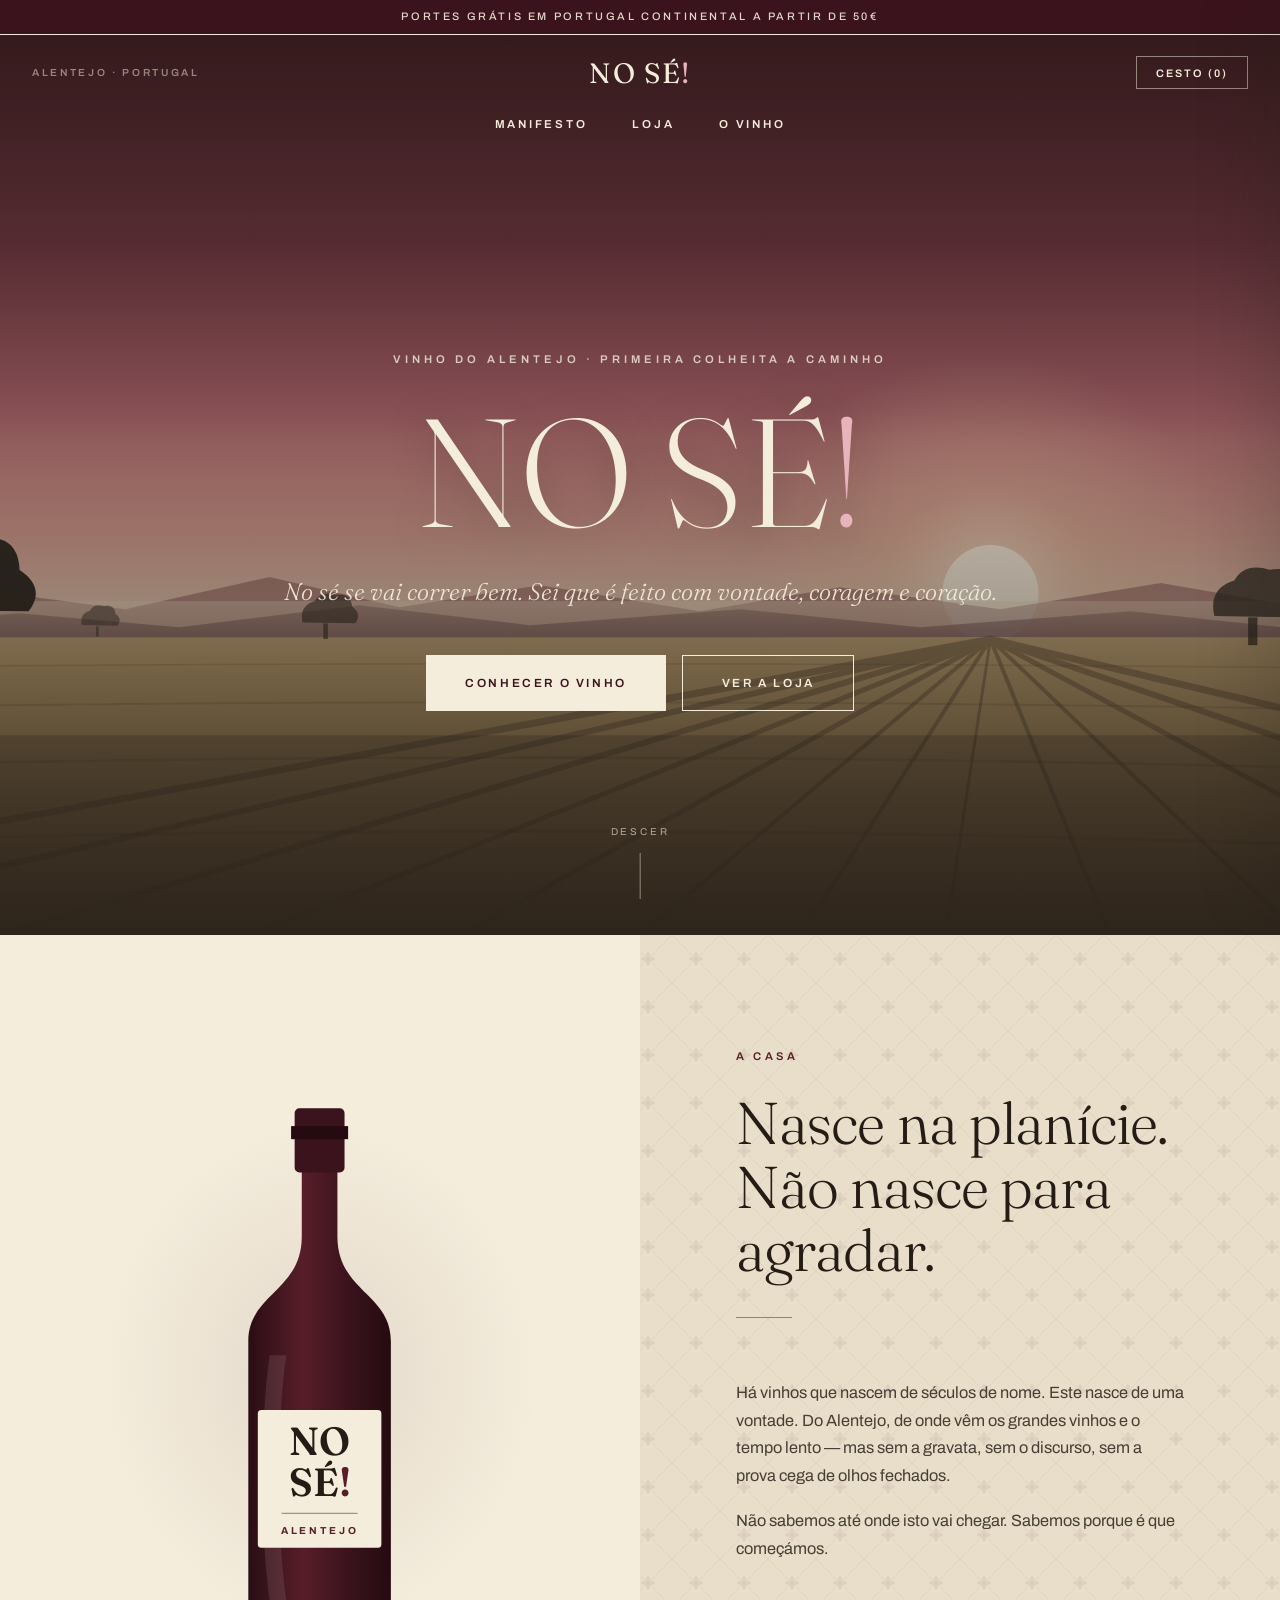
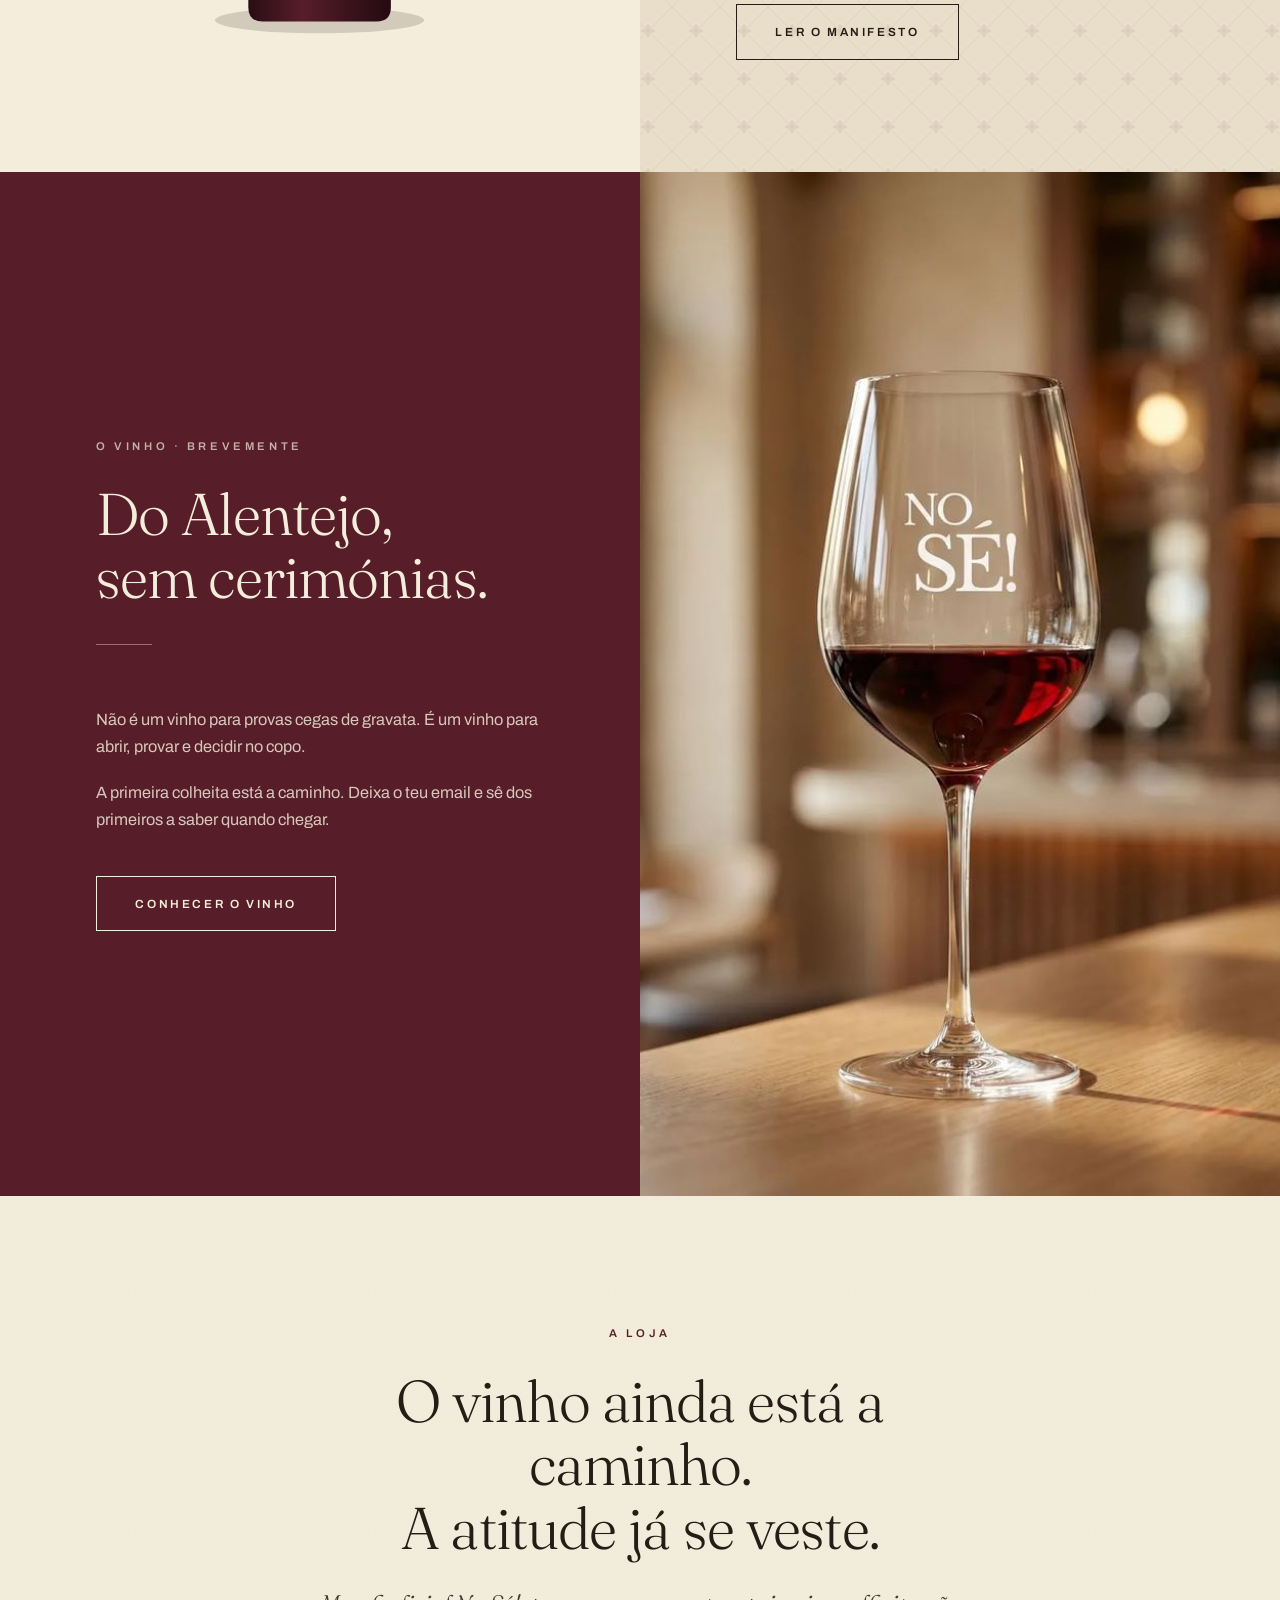
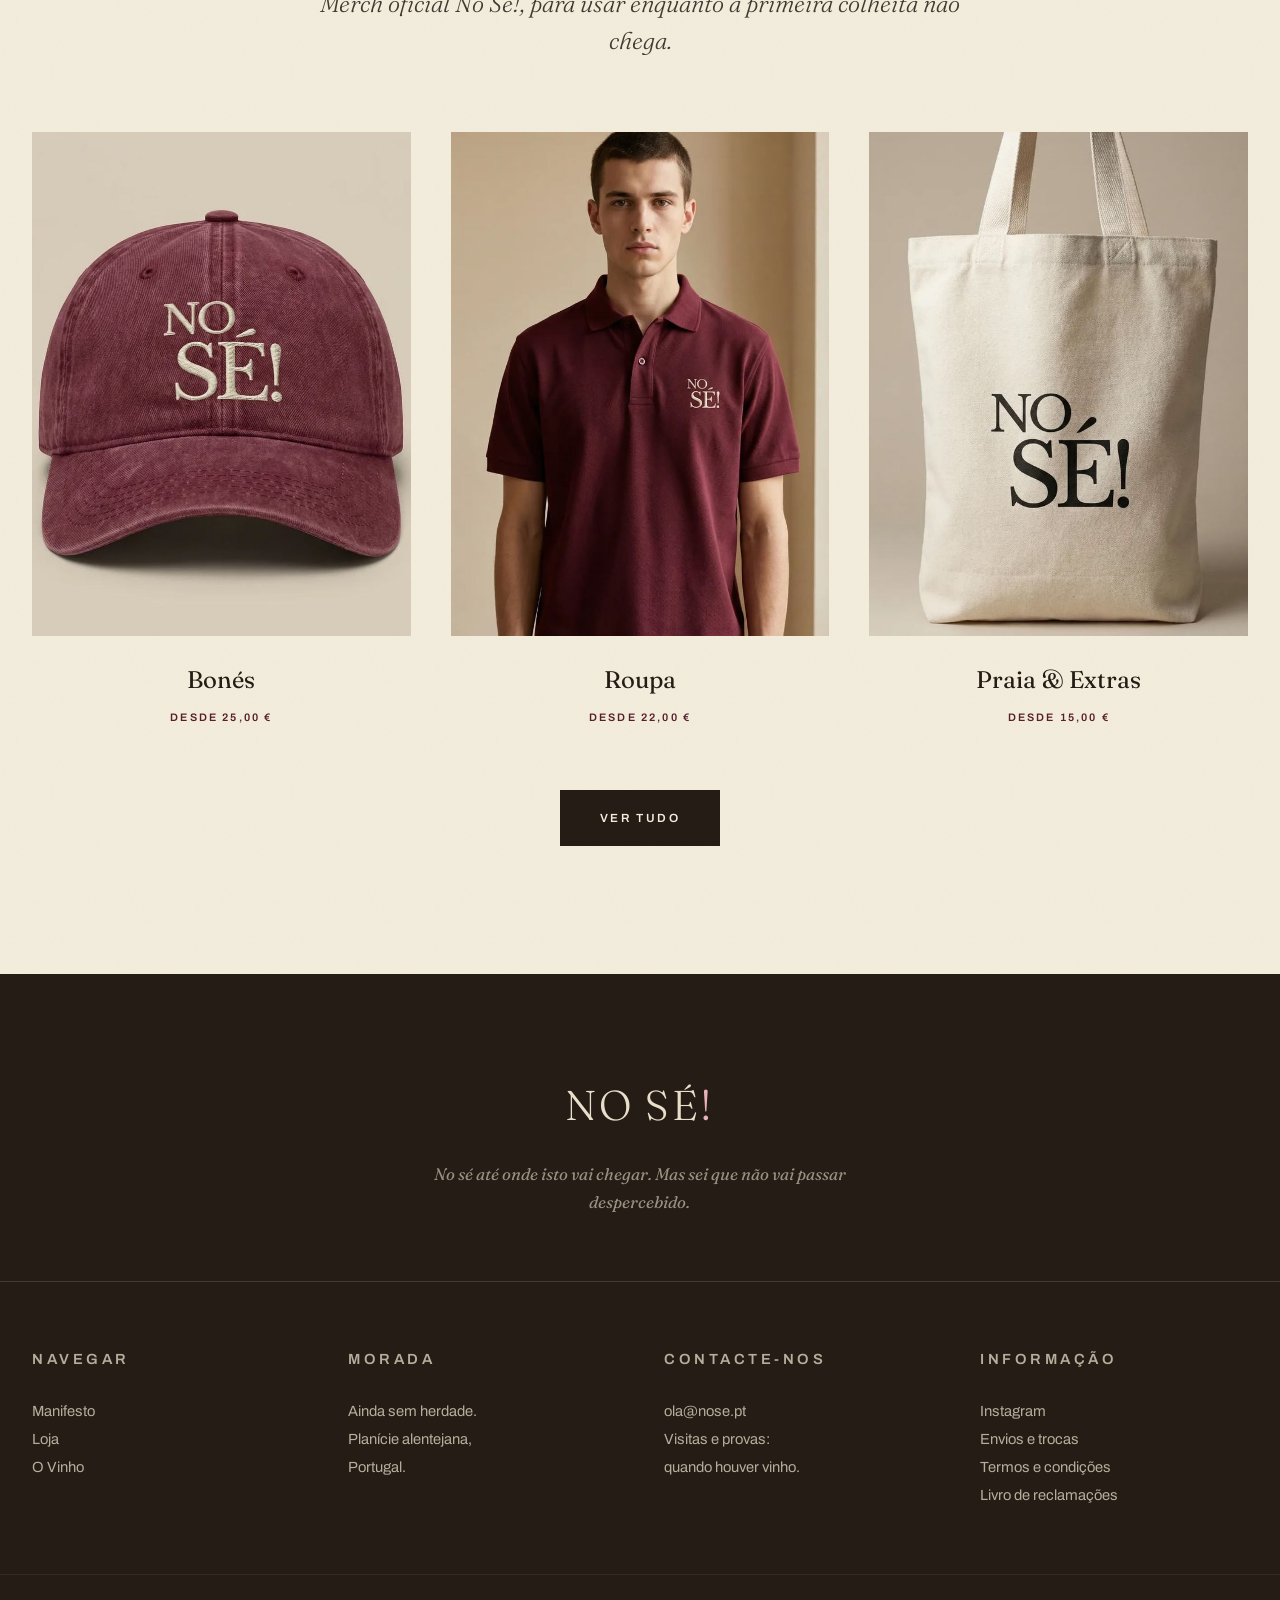
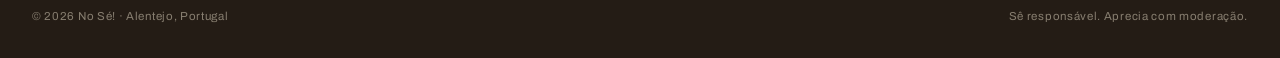
<file: index.html>
<!DOCTYPE html>
<html lang="pt-PT">
<head>
<meta charset="UTF-8">
<meta name="viewport" content="width=device-width, initial-scale=1.0">
<title>NO SÉ! · Vinho do Alentejo, sem cerimónias</title>
<meta name="description" content="No Sé! é um vinho do Alentejo que nasce para marcar posição. A primeira colheita está a caminho. O merch já cá está.">
<link rel="preconnect" href="https://fonts.googleapis.com">
<link rel="preconnect" href="https://fonts.gstatic.com" crossorigin>
<link href="https://fonts.googleapis.com/css2?family=Fraunces:ital,opsz,wght@0,9..144,300..800;1,9..144,300..800&family=Archivo:wght@400;500;600;700&display=swap" rel="stylesheet">
<link rel="icon" type="image/svg+xml" href="assets/favicon.svg">
<link rel="stylesheet" href="assets/nose.css">
</head>
<body>

<div class="announce">
  <span class="msg msg--1">Portes grátis em Portugal continental a partir de 50&euro;</span>
  <span class="msg msg--2">Entregas em 48h 🚚📦</span>
</div>

<header>
  <div class="header-in">
    <span class="header-l">Alentejo · Portugal</span>
    <a class="logo" href="index.html">NO SÉ<span class="bang">!</span></a>
    <span class="header-r">
      <button class="cart-btn" onclick="toggleCart()">Cesto (<span id="cart-count">0</span>)</button>
    </span>
  </div>
  <nav class="main">
    <a href="manifesto.html">Manifesto</a>
    <a href="loja.html">Loja</a>
    <a href="vinho.html">O Vinho</a>
  </nav>
</header>

<main>

<!-- HERO: a planície, em imagem inteira -->
<section class="hero" id="top">
  <img class="hero-bg" src="assets/img/planicie.svg" alt="A planície alentejana ao entardecer, com renques de vinha e sobreiros ao longe">
  <div class="hero-scrim"></div>
  <div class="hero-in">
    <p class="hero-eyebrow">Vinho do Alentejo · Primeira colheita a caminho</p>
    <h1 class="wordmark">NO SÉ<span class="bang">!</span></h1>
    <p class="hero-sub">No sé se vai correr bem. Sei que é feito com vontade, coragem e coração.</p>
    <div class="hero-ctas">
      <a class="btn btn-claro-solid" href="vinho.html">Conhecer o vinho</a>
      <a class="btn btn-claro" href="loja.html">Ver a loja</a>
    </div>
  </div>
  <div class="hero-cue">Descer<span></span></div>
</section>

<!-- A CASA -->
<section class="band areia" id="casa">
  <div class="band-media garrafa">
    <svg class="bottle" viewBox="0 0 400 500" role="img" aria-labelledby="btl-title">
      <title id="btl-title">Garrafa No Sé! — primeira colheita a caminho</title>
      <defs>
        <linearGradient id="vidro" x1="0" y1="0" x2="1" y2="0">
          <stop offset="0" stop-color="#2A0D14"/>
          <stop offset=".38" stop-color="#571E29"/>
          <stop offset=".70" stop-color="#3B131C"/>
          <stop offset="1" stop-color="#250B11"/>
        </linearGradient>
        <radialGradient id="halo" cx=".5" cy=".5" r=".5">
          <stop offset="0" stop-color="#571E29" stop-opacity=".10"/>
          <stop offset="1" stop-color="#571E29" stop-opacity="0"/>
        </radialGradient>
      </defs>
      <ellipse cx="200" cy="268" rx="186" ry="216" fill="url(#halo)"/>
      <ellipse cx="200" cy="475" rx="88" ry="11" fill="#241C15" opacity=".16"/>
      <path d="M140 464 L140 240 C140 200 185 198 185 152 L185 72 L215 72 L215 152 C215 198 260 200 260 240 L260 464 Q260 476 248 476 L152 476 Q140 476 140 464 Z" fill="url(#vidro)"/>
      <path d="M158 252 C150 305 150 405 158 458 L172 458 C164 405 164 305 172 252 Z" fill="#F4EDDC" opacity=".10"/>
      <rect x="179" y="44" width="42" height="54" rx="4" fill="#3B131C"/>
      <rect x="176" y="59" width="48" height="11" fill="#250B11"/>
      <rect x="148" y="298" width="104" height="116" rx="3" fill="#F4EDDC"/>
      <text class="lbl" x="200" y="336" text-anchor="middle" font-size="33">NO</text>
      <text class="lbl" x="200" y="370" text-anchor="middle" font-size="33">SÉ<tspan class="lbl-bang">!</tspan></text>
      <line x1="168" y1="385" x2="232" y2="385" stroke="#571E29" stroke-width="1" opacity=".45"/>
      <text class="lbl-sub" x="200" y="402" text-anchor="middle">ALENTEJO</text>
    </svg>
  </div>
  <div class="band-text reveal">
    <p class="eyebrow">A casa</p>
    <h2 class="display">Nasce na planície.<br>Não nasce para agradar.</h2>
    <div class="rule"></div>
    <p class="corpo">Há vinhos que nascem de séculos de nome. Este nasce de uma vontade. Do Alentejo, de onde vêm os grandes vinhos e o tempo lento — mas sem a gravata, sem o discurso, sem a prova cega de olhos fechados.</p>
    <p class="corpo">Não sabemos até onde isto vai chegar. Sabemos porque é que começámos.</p>
    <p class="band-cta"><a class="btn btn-ghost" href="manifesto.html">Ler o manifesto</a></p>
  </div>
</section>

<!-- O VINHO -->
<section class="band invertida escura" id="vinho">
  <div class="band-media">
    <img src="assets/img/vinho.jpg" alt="Um copo de No Sé! ao fim da tarde" loading="lazy">
  </div>
  <div class="band-text reveal">
    <p class="eyebrow">O vinho · Brevemente</p>
    <h2 class="display">Do Alentejo,<br>sem cerimónias.</h2>
    <div class="rule"></div>
    <p class="corpo">Não é um vinho para provas cegas de gravata. É um vinho para abrir, provar e decidir no copo.</p>
    <p class="corpo">A primeira colheita está a caminho. Deixa o teu email e sê dos primeiros a saber quando chegar.</p>
    <p class="band-cta"><a class="btn btn-claro" href="vinho.html">Conhecer o vinho</a></p>
  </div>
</section>

<!-- A LOJA -->
<section class="sec" id="loja">
  <div class="sec-in">
    <div class="sec-head centro reveal">
      <p class="eyebrow">A loja</p>
      <h2 class="display">O vinho ainda está a caminho.<br>A atitude já se veste.</h2>
      <p class="lead" style="margin-left:auto;margin-right:auto;margin-top:1.6rem">Merch oficial No Sé!, para usar enquanto a primeira colheita não chega.</p>
    </div>
    <div class="vitrine reveal">
      <a class="vit" href="loja.html">
        <span class="vit-img"><img src="assets/img/cap-bordo.jpg" alt="Boné No Sé! bordô lavado" loading="lazy"></span>
        <span class="vit-n">Bonés</span>
        <span class="vit-p">desde 25,00 &euro;</span>
      </a>
      <a class="vit" href="loja.html">
        <span class="vit-img"><img src="assets/img/polo-bordo.jpg" alt="Polo No Sé! bordô" loading="lazy"></span>
        <span class="vit-n">Roupa</span>
        <span class="vit-p">desde 22,00 &euro;</span>
      </a>
      <a class="vit" href="loja.html">
        <span class="vit-img"><img src="assets/img/tote.jpg" alt="Tote bag No Sé! cru" loading="lazy"></span>
        <span class="vit-n">Praia &amp; Extras</span>
        <span class="vit-p">desde 15,00 &euro;</span>
      </a>
    </div>
    <p class="sec-cta"><a class="btn btn-solid" href="loja.html">Ver tudo</a></p>
  </div>
</section>

</main>

<footer>
  <div class="foot-top">
    <p class="foot-logo">NO SÉ<span class="bang">!</span></p>
    <p class="foot-tag">No sé até onde isto vai chegar. Mas sei que não vai passar despercebido.</p>
  </div>
  <div class="foot-in">
    <div class="foot-col">
      <p class="foot-h">Navegar</p>
      <a href="manifesto.html">Manifesto</a>
      <a href="loja.html">Loja</a>
      <a href="vinho.html">O Vinho</a>
    </div>
    <div class="foot-col">
      <p class="foot-h">Morada</p>
      <p>Ainda sem herdade.<br>Planície alentejana,<br>Portugal.</p>
    </div>
    <div class="foot-col">
      <p class="foot-h">Contacte-nos</p>
      <a href="mailto:ola@nose.pt">ola@nose.pt</a>
      <p>Visitas e provas:<br>quando houver vinho.</p>
    </div>
    <div class="foot-col">
      <p class="foot-h">Informação</p>
      <a href="#" aria-disabled="true">Instagram</a>
      <a href="#" aria-disabled="true">Envios e trocas</a>
      <a href="#" aria-disabled="true">Termos e condições</a>
      <a href="#" aria-disabled="true">Livro de reclamações</a>
    </div>
  </div>
  <div class="foot-bottom">
    <span>© 2026 No Sé! · Alentejo, Portugal</span>
    <span>Sê responsável. Aprecia com moderação.</span>
  </div>
</footer>

<div class="drawer-bg" onclick="toggleCart(false)"></div>
<aside class="drawer" aria-label="Cesto de compras">
  <div class="drawer-head">
    <h3>O teu cesto</h3>
    <button class="drawer-close" onclick="toggleCart(false)" aria-label="Fechar">×</button>
  </div>
  <div class="drawer-items" id="drawer-items">
    <p class="drawer-empty">Ainda não sabes o que queres?<br>Nós também não. Faz parte.</p>
  </div>
  <div class="drawer-foot" id="drawer-foot">
    <div class="drawer-total"><span>Total</span><span id="cart-total">0,00 €</span></div>
    <button class="checkout" onclick="checkout()">Finalizar encomenda</button>
    <p class="drawer-note">A encomenda segue por email enquanto a loja online não abre.</p>
  </div>
</aside>

<script src="assets/produtos.js"></script>
<script src="assets/nose.js"></script>
</body>
</html>
</file>
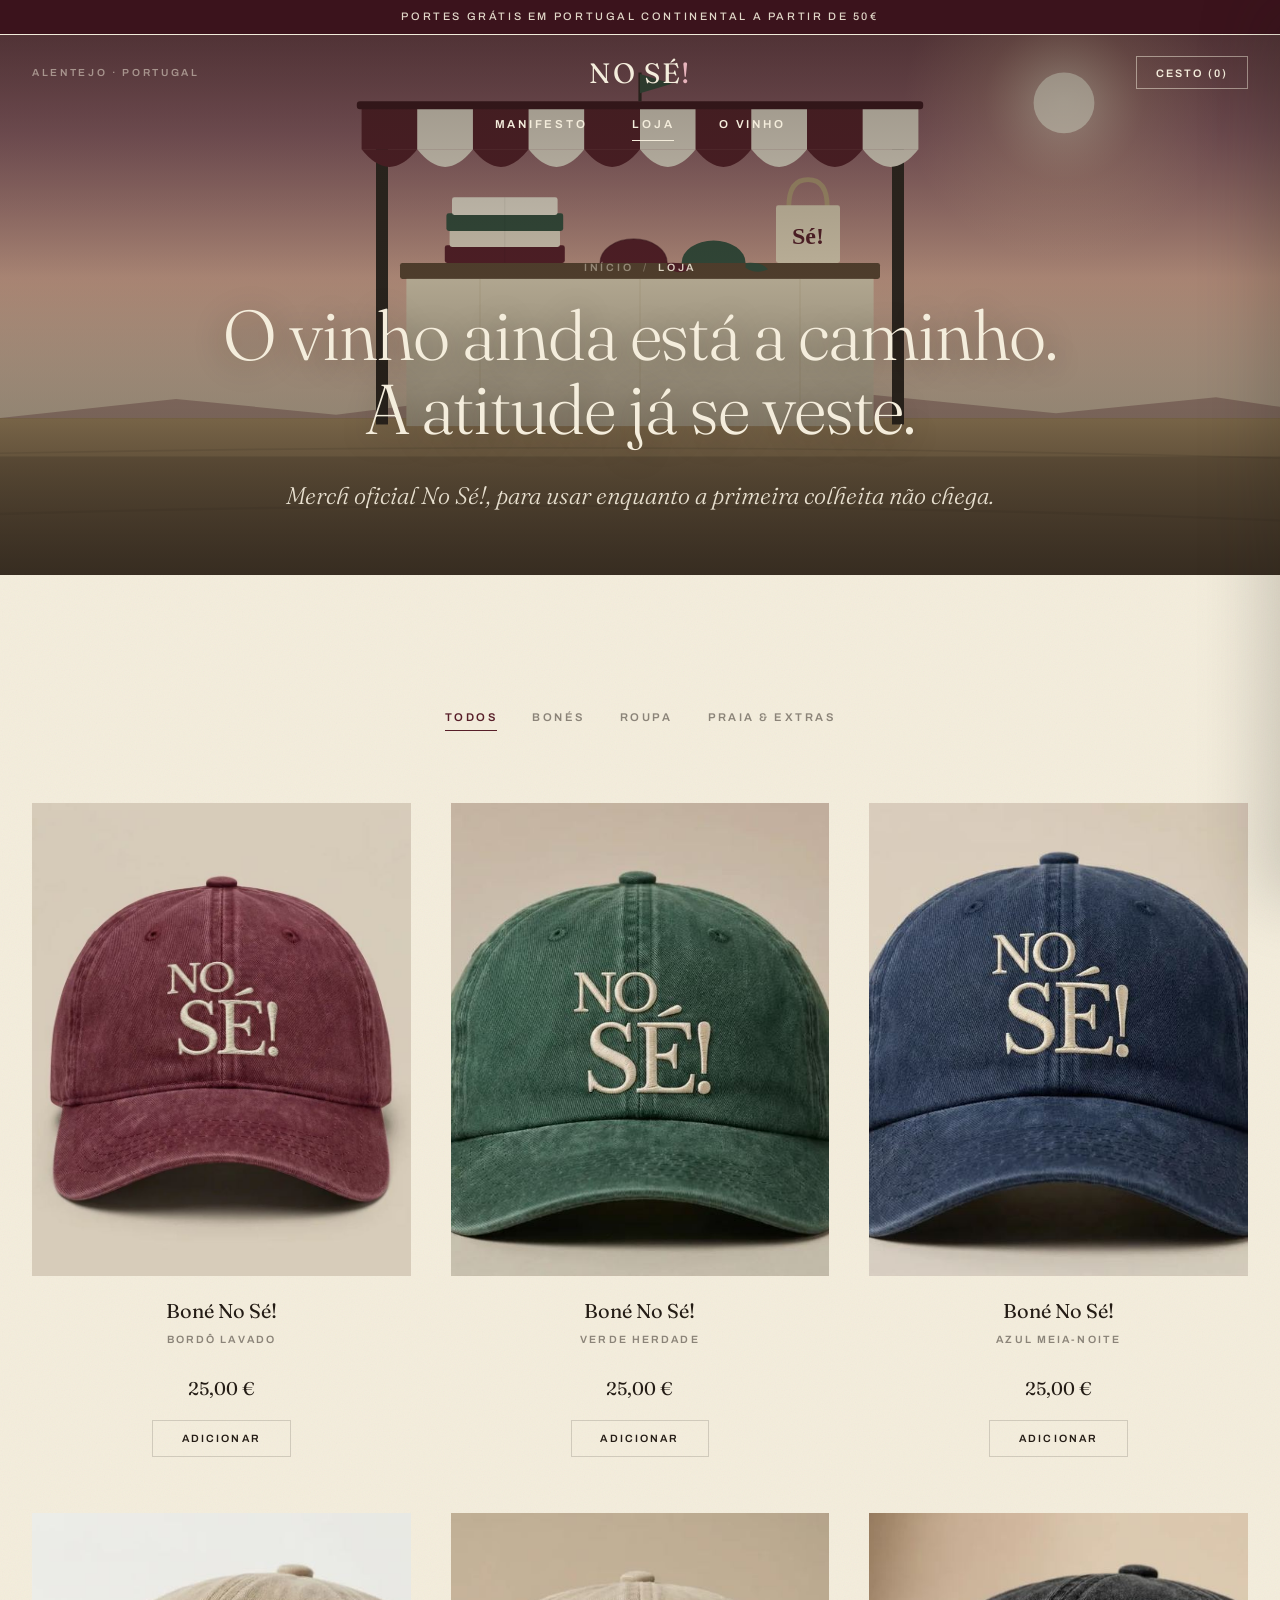
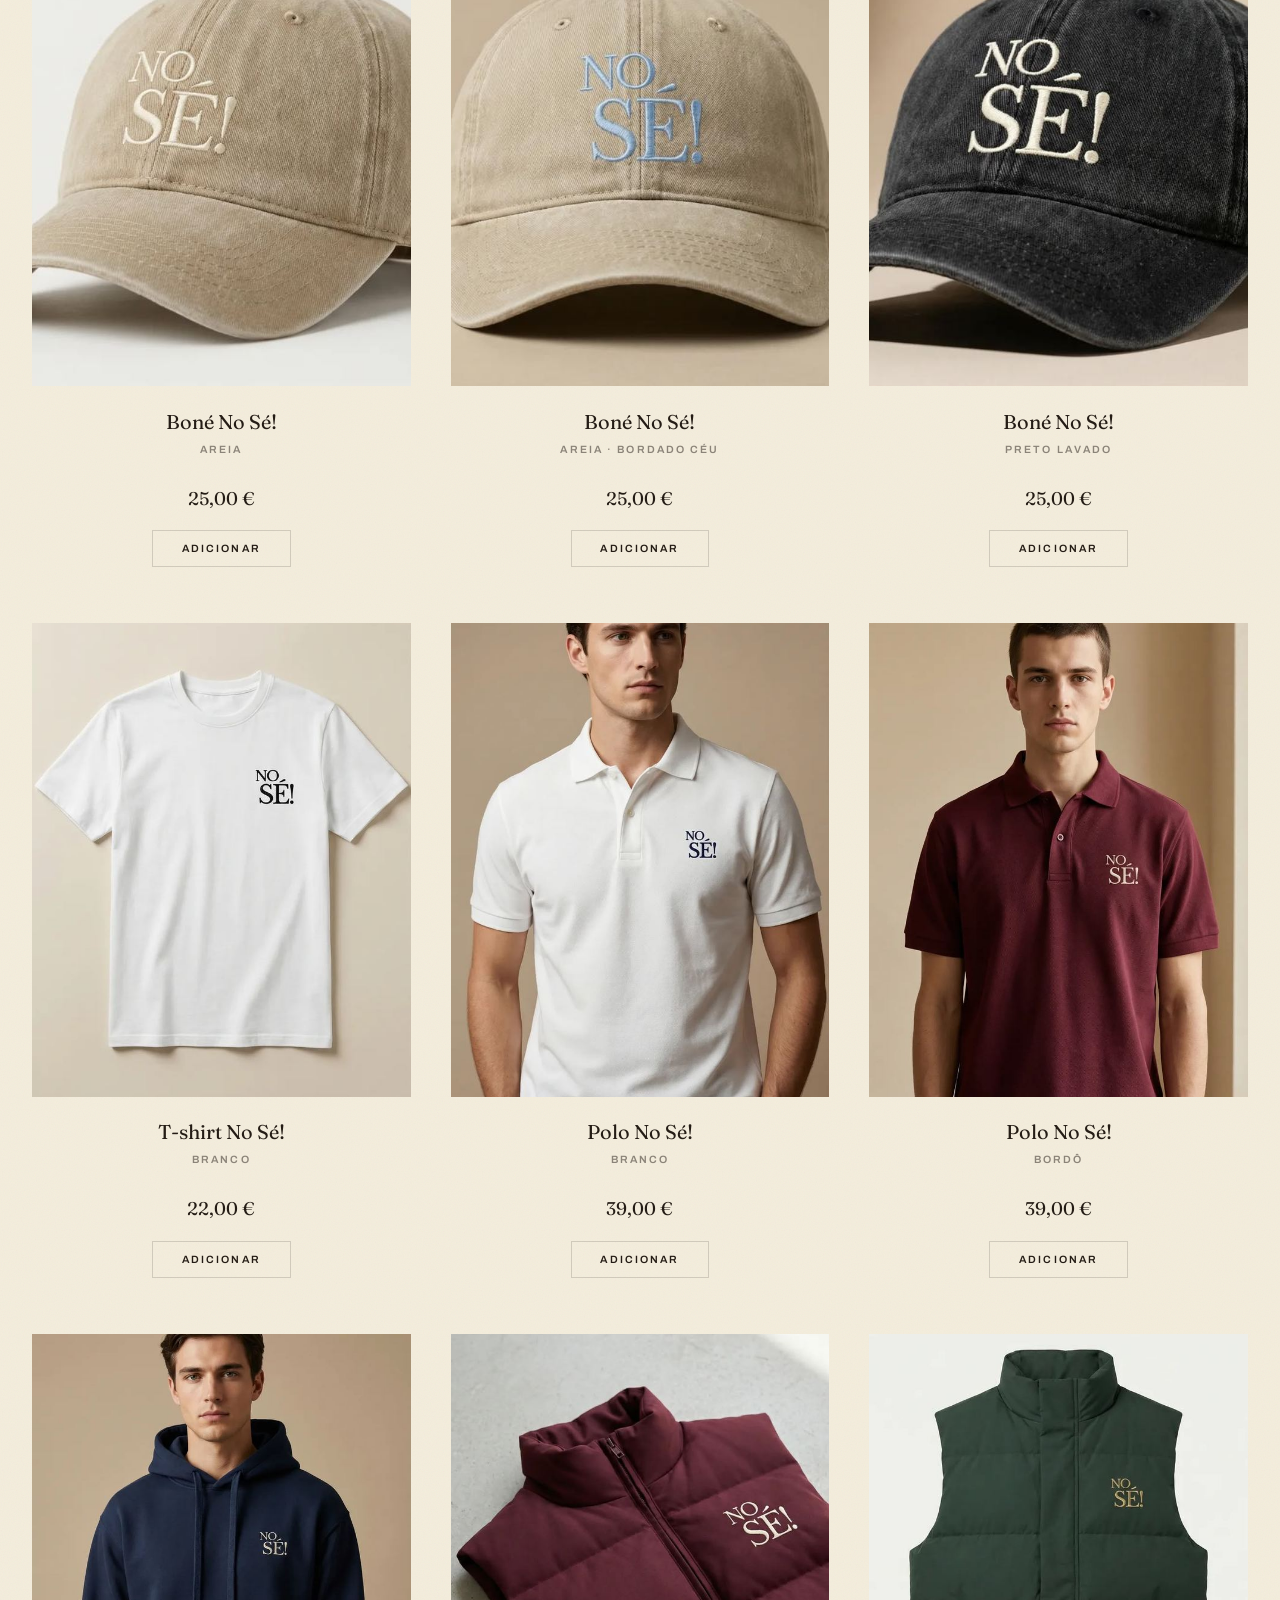
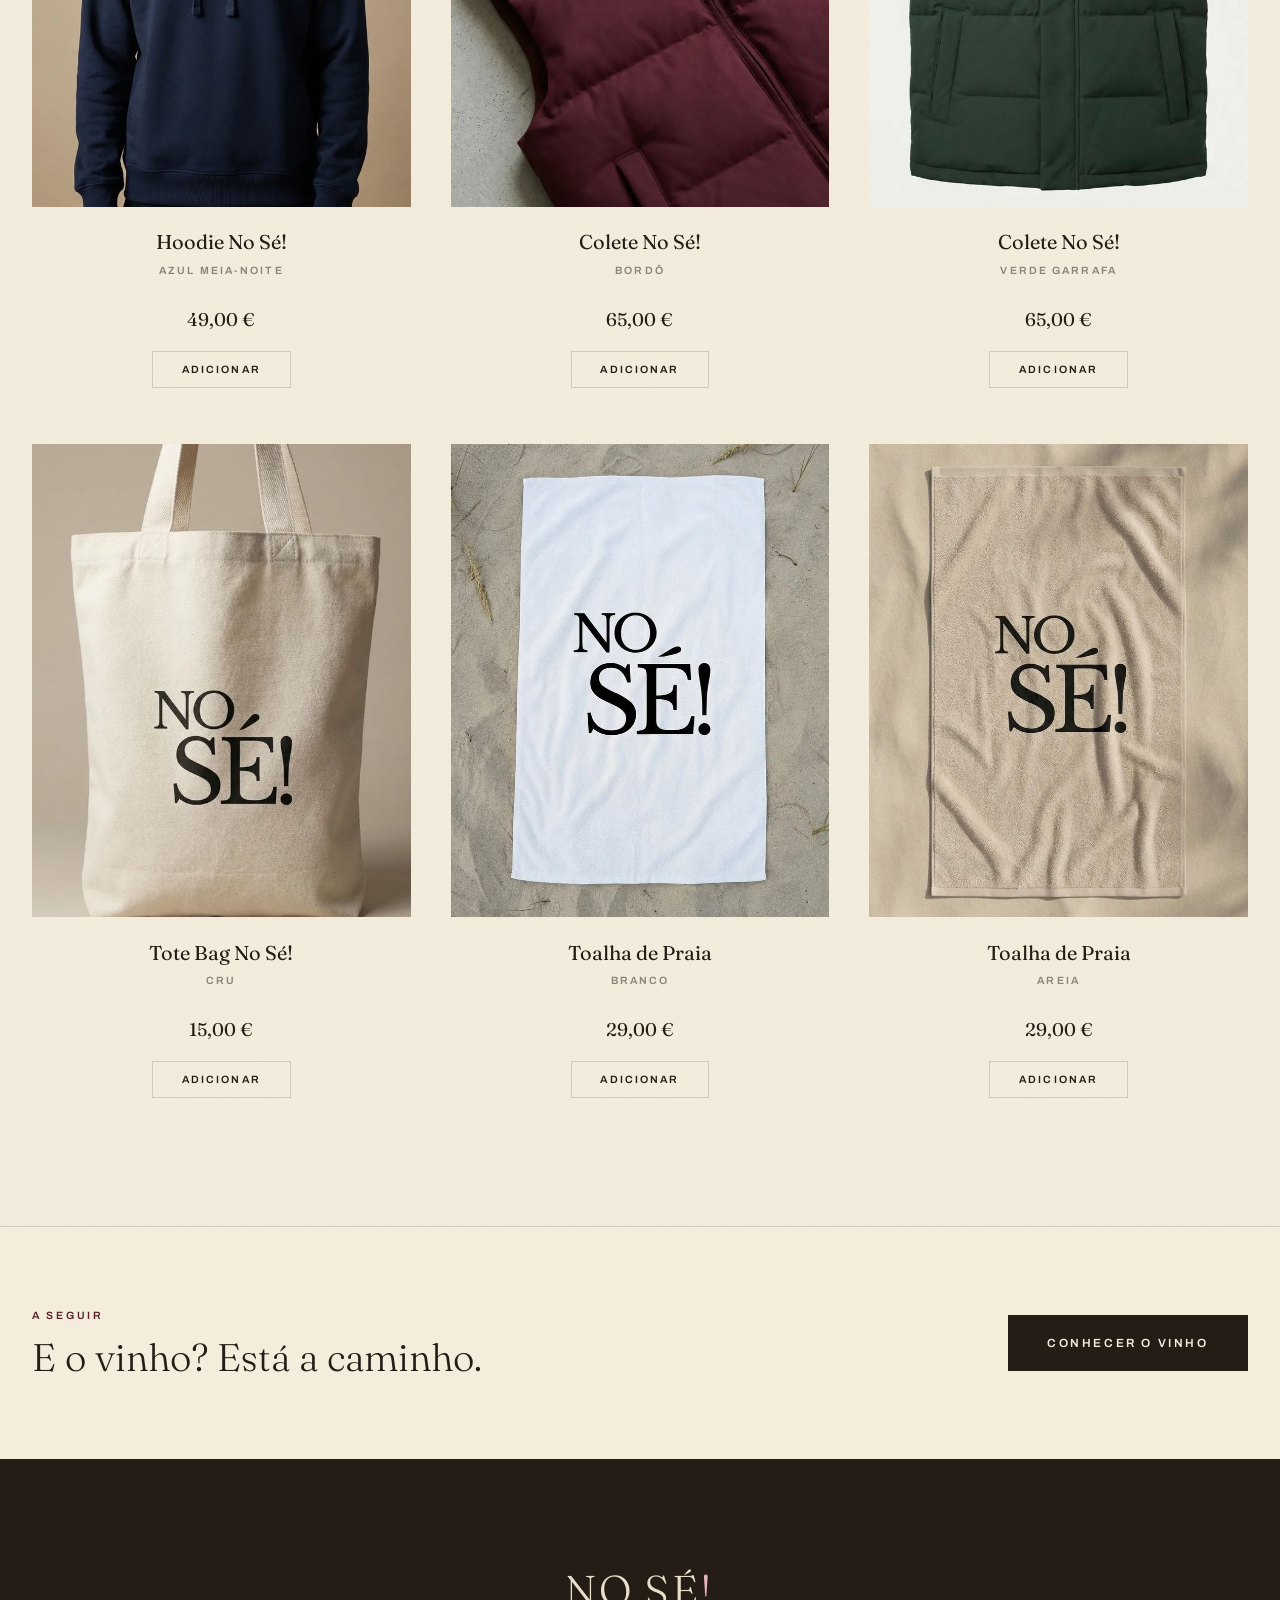
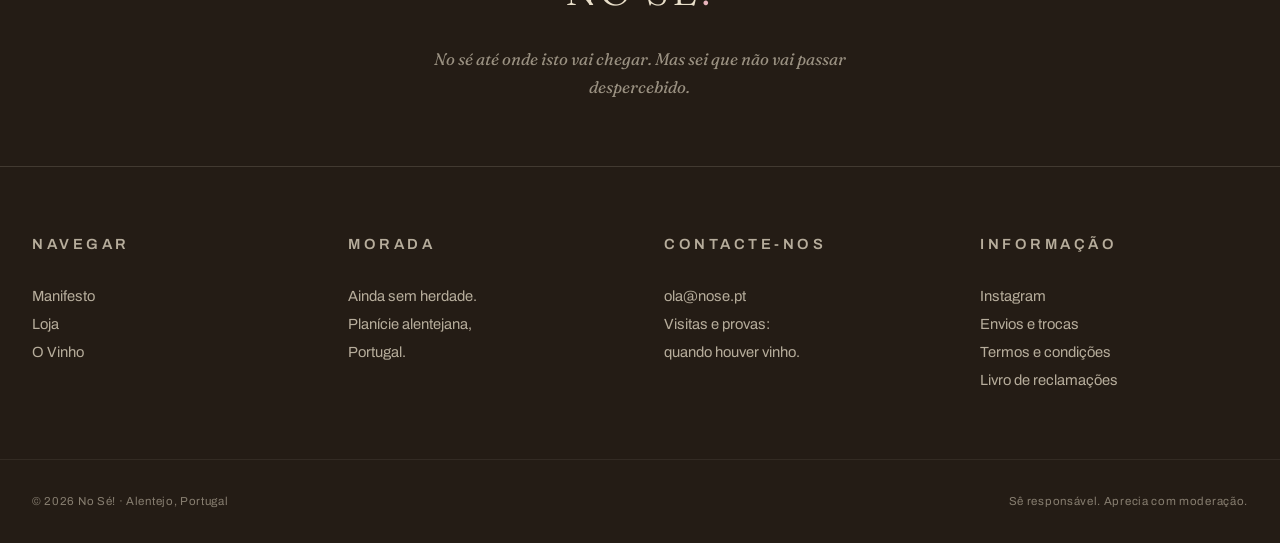
<file: loja.html>
<!DOCTYPE html>
<html lang="pt-PT">
<head>
<meta charset="UTF-8">
<meta name="viewport" content="width=device-width, initial-scale=1.0">
<title>Loja · NO SÉ!</title>
<meta name="description" content="Merch oficial No Sé!, para usar enquanto a primeira colheita não chega.">
<link rel="preconnect" href="https://fonts.googleapis.com">
<link rel="preconnect" href="https://fonts.gstatic.com" crossorigin>
<link href="https://fonts.googleapis.com/css2?family=Fraunces:ital,opsz,wght@0,9..144,300..800;1,9..144,300..800&family=Archivo:wght@400;500;600;700&display=swap" rel="stylesheet">
<link rel="icon" type="image/svg+xml" href="assets/favicon.svg">
<link rel="stylesheet" href="assets/nose.css">
</head>
<body>

<div class="announce">
  <span class="msg msg--1">Portes grátis em Portugal continental a partir de 50&euro;</span>
  <span class="msg msg--2">Entregas em 48h 🚚📦</span>
</div>

<header>
  <div class="header-in">
    <span class="header-l">Alentejo · Portugal</span>
    <a class="logo" href="index.html">NO SÉ<span class="bang">!</span></a>
    <span class="header-r">
      <button class="cart-btn" onclick="toggleCart()">Cesto (<span id="cart-count">0</span>)</button>
    </span>
  </div>
  <nav class="main">
    <a href="manifesto.html">Manifesto</a>
    <a href="loja.html" class="active" aria-current="page">Loja</a>
    <a href="vinho.html">O Vinho</a>
  </nav>
</header>

<main>

<section class="hero hero-mid">
  <img class="hero-bg" src="assets/img/loja.svg" alt="Uma banca de feira com toldo listrado e mercadoria No Sé!, na planície alentejana">
  <div class="hero-scrim"></div>
  <div class="hero-in">
    <p class="crumb"><a href="index.html">Início</a><i>/</i>Loja</p>
    <h1 class="page-title">O vinho ainda está a caminho.<br>A atitude já se veste.</h1>
    <p class="hero-sub">Merch oficial No Sé!, para usar enquanto a primeira colheita não chega.</p>
  </div>
</section>

<section class="sec">
  <div class="sec-in">
    <div class="filters" role="group" aria-label="Filtrar produtos">
      <button class="filter active" data-cat="todos">Todos</button>
      <button class="filter" data-cat="bones">Bonés</button>
      <button class="filter" data-cat="roupa">Roupa</button>
      <button class="filter" data-cat="extras">Praia &amp; Extras</button>
    </div>
    <div class="grid" id="grid"></div>
  </div>
</section>

<section class="next">
  <div class="next-in">
    <div>
      <p class="next-l">A seguir</p>
      <p class="next-t">E o vinho? Está a caminho.</p>
    </div>
    <a class="btn btn-solid" href="vinho.html">Conhecer o vinho</a>
  </div>
</section>

</main>

<footer>
  <div class="foot-top">
    <p class="foot-logo">NO SÉ<span class="bang">!</span></p>
    <p class="foot-tag">No sé até onde isto vai chegar. Mas sei que não vai passar despercebido.</p>
  </div>
  <div class="foot-in">
    <div class="foot-col">
      <p class="foot-h">Navegar</p>
      <a href="manifesto.html">Manifesto</a>
      <a href="loja.html">Loja</a>
      <a href="vinho.html">O Vinho</a>
    </div>
    <div class="foot-col">
      <p class="foot-h">Morada</p>
      <p>Ainda sem herdade.<br>Planície alentejana,<br>Portugal.</p>
    </div>
    <div class="foot-col">
      <p class="foot-h">Contacte-nos</p>
      <a href="mailto:ola@nose.pt">ola@nose.pt</a>
      <p>Visitas e provas:<br>quando houver vinho.</p>
    </div>
    <div class="foot-col">
      <p class="foot-h">Informação</p>
      <a href="#" aria-disabled="true">Instagram</a>
      <a href="#" aria-disabled="true">Envios e trocas</a>
      <a href="#" aria-disabled="true">Termos e condições</a>
      <a href="#" aria-disabled="true">Livro de reclamações</a>
    </div>
  </div>
  <div class="foot-bottom">
    <span>© 2026 No Sé! · Alentejo, Portugal</span>
    <span>Sê responsável. Aprecia com moderação.</span>
  </div>
</footer>

<div class="drawer-bg" onclick="toggleCart(false)"></div>
<aside class="drawer" aria-label="Cesto de compras">
  <div class="drawer-head">
    <h3>O teu cesto</h3>
    <button class="drawer-close" onclick="toggleCart(false)" aria-label="Fechar">×</button>
  </div>
  <div class="drawer-items" id="drawer-items">
    <p class="drawer-empty">Ainda não sabes o que queres?<br>Nós também não. Faz parte.</p>
  </div>
  <div class="drawer-foot" id="drawer-foot">
    <div class="drawer-total"><span>Total</span><span id="cart-total">0,00 €</span></div>
    <button class="checkout" onclick="checkout()">Finalizar encomenda</button>
    <p class="drawer-note">A encomenda segue por email enquanto a loja online não abre.</p>
  </div>
</aside>

<script src="assets/produtos.js"></script>
<script src="assets/nose.js"></script>
</body>
</html>
</file>
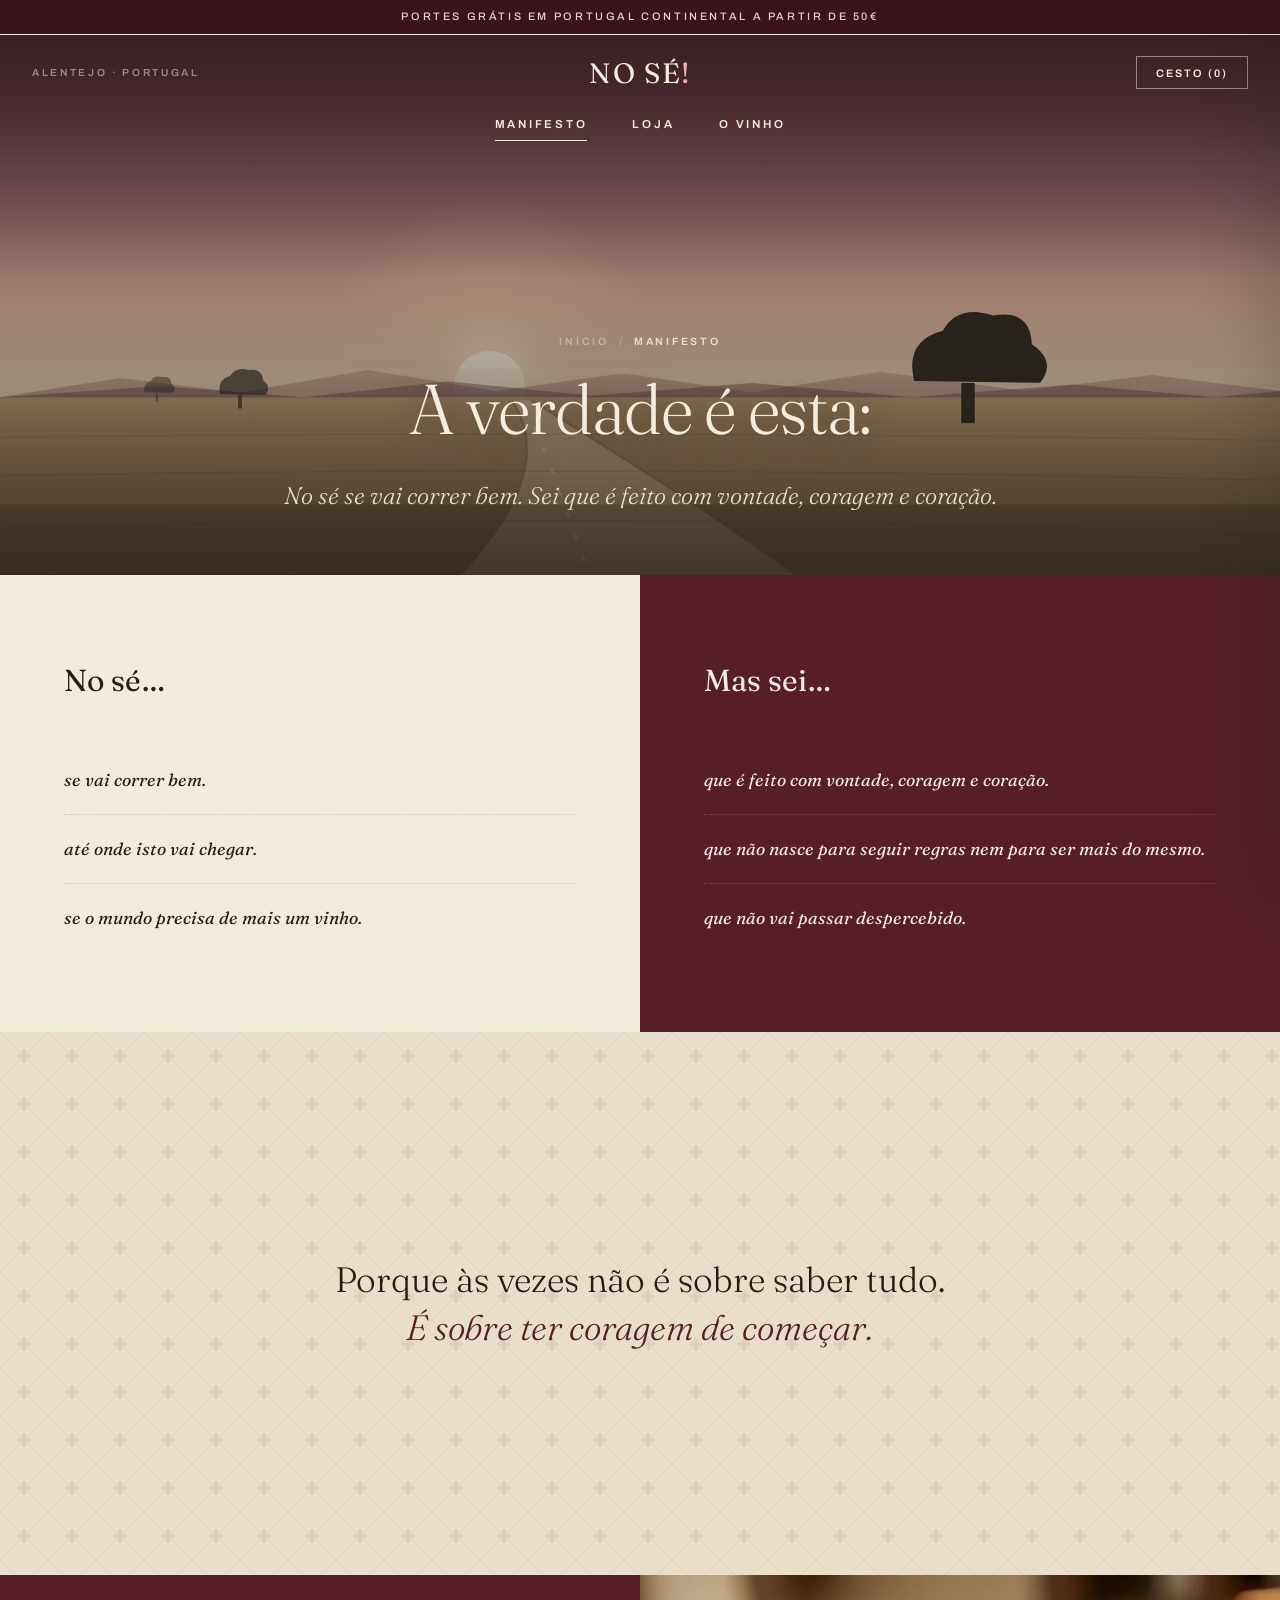
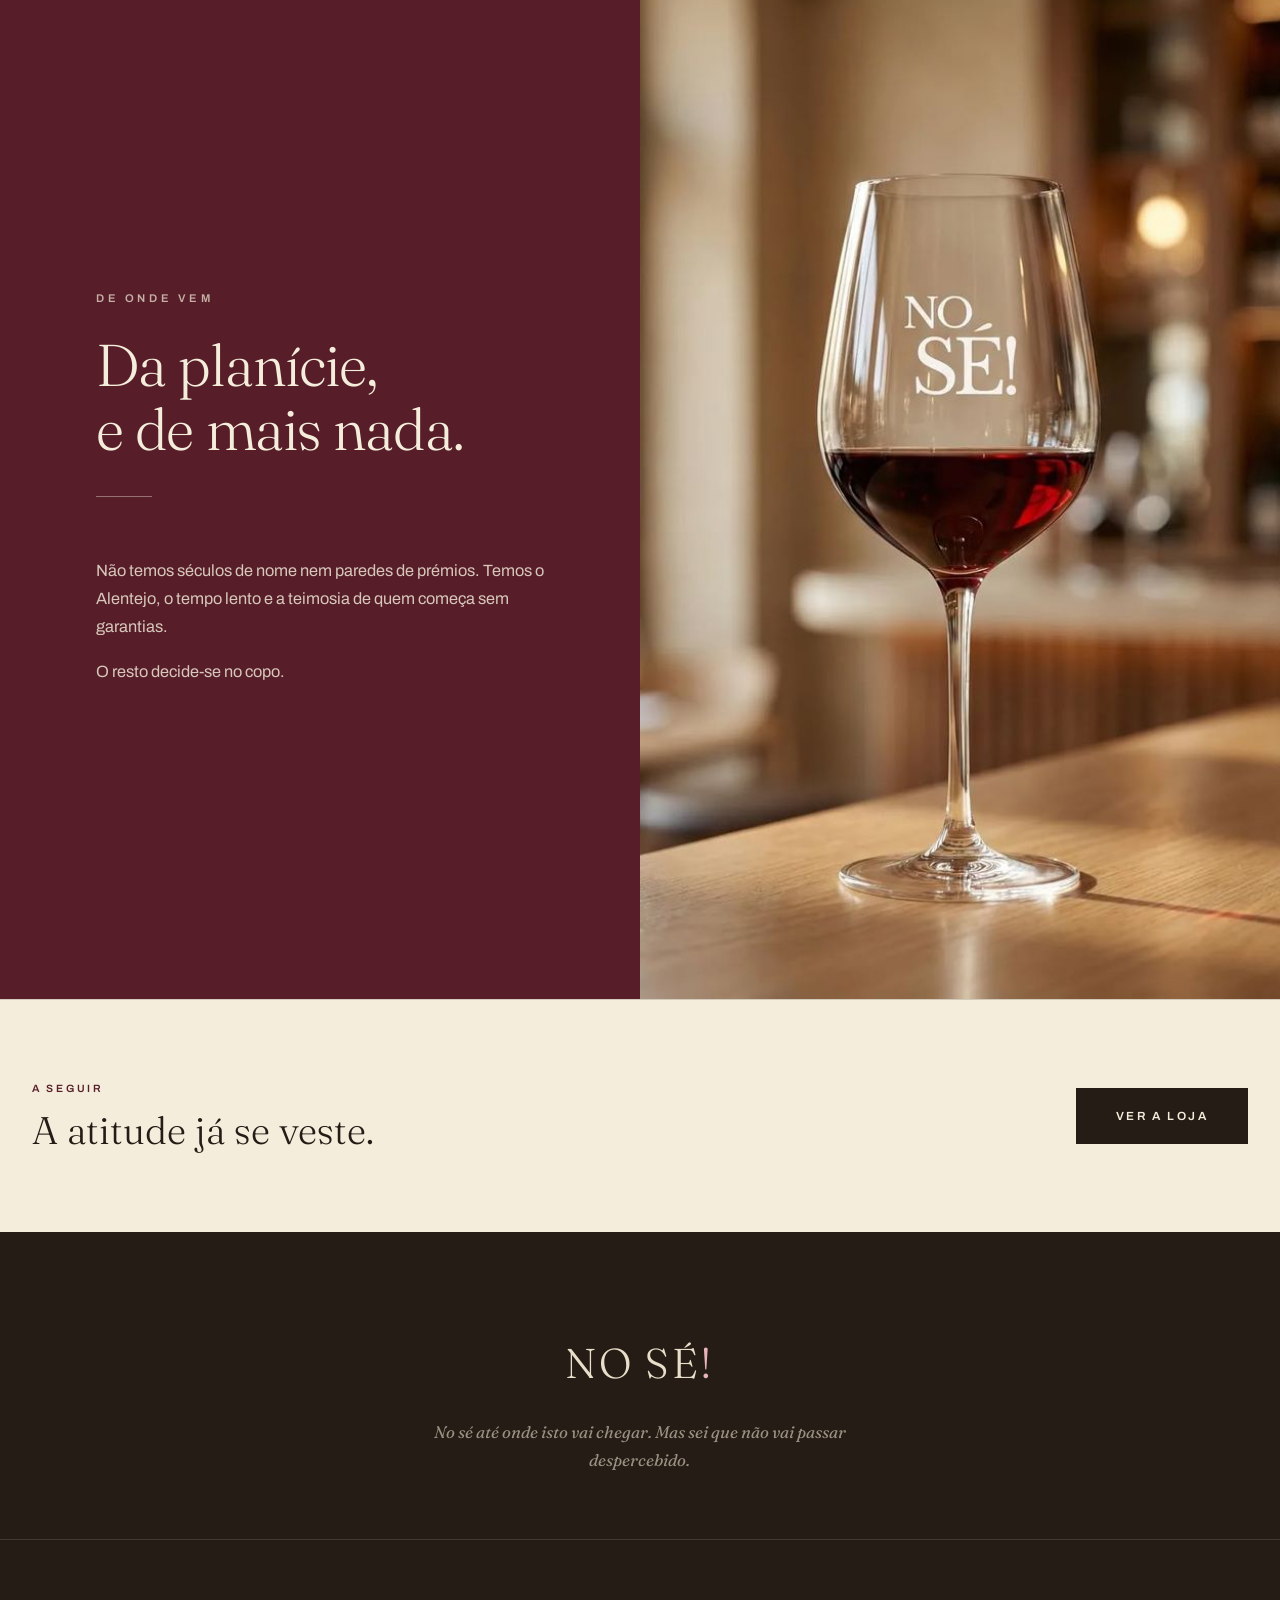
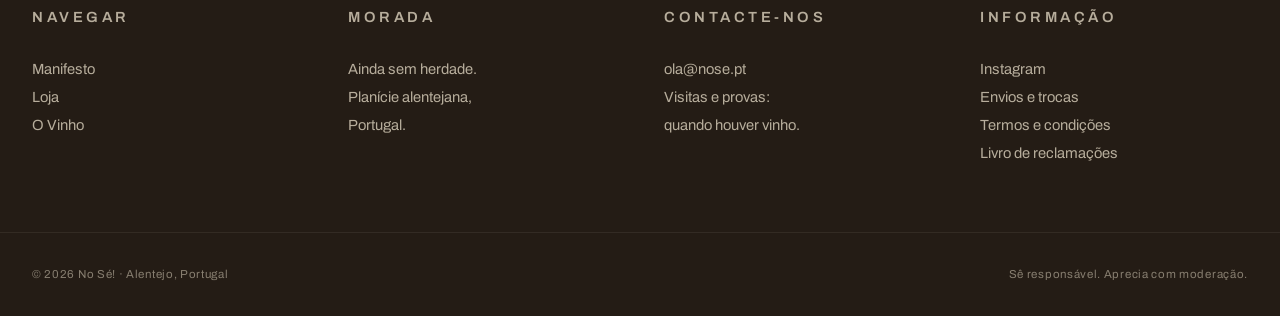
<file: manifesto.html>
<!DOCTYPE html>
<html lang="pt-PT">
<head>
<meta charset="UTF-8">
<meta name="viewport" content="width=device-width, initial-scale=1.0">
<title>Manifesto · NO SÉ!</title>
<meta name="description" content="No sé se vai correr bem. Sei que é feito com vontade, coragem e coração.">
<link rel="preconnect" href="https://fonts.googleapis.com">
<link rel="preconnect" href="https://fonts.gstatic.com" crossorigin>
<link href="https://fonts.googleapis.com/css2?family=Fraunces:ital,opsz,wght@0,9..144,300..800;1,9..144,300..800&family=Archivo:wght@400;500;600;700&display=swap" rel="stylesheet">
<link rel="icon" type="image/svg+xml" href="assets/favicon.svg">
<link rel="stylesheet" href="assets/nose.css">
</head>
<body>

<div class="announce">
  <span class="msg msg--1">Portes grátis em Portugal continental a partir de 50&euro;</span>
  <span class="msg msg--2">Entregas em 48h 🚚📦</span>
</div>

<header>
  <div class="header-in">
    <span class="header-l">Alentejo · Portugal</span>
    <a class="logo" href="index.html">NO SÉ<span class="bang">!</span></a>
    <span class="header-r">
      <button class="cart-btn" onclick="toggleCart()">Cesto (<span id="cart-count">0</span>)</button>
    </span>
  </div>
  <nav class="main">
    <a href="manifesto.html" class="active" aria-current="page">Manifesto</a>
    <a href="loja.html">Loja</a>
    <a href="vinho.html">O Vinho</a>
  </nav>
</header>

<main>

<section class="hero hero-mid">
  <img class="hero-bg" src="assets/img/manifesto.svg" alt="Um caminho de terra a serpentear até ao horizonte ao amanhecer, na planície alentejana">
  <div class="hero-scrim"></div>
  <div class="hero-in">
    <p class="crumb"><a href="index.html">Início</a><i>/</i>Manifesto</p>
    <h1 class="page-title">A verdade é esta:</h1>
    <p class="hero-sub">No sé se vai correr bem. Sei que é feito com vontade, coragem e coração.</p>
  </div>
</section>

<section class="duo">
  <div class="duo-col reveal">
    <h3>No sé…</h3>
    <ul>
      <li>se vai correr bem.</li>
      <li>até onde isto vai chegar.</li>
      <li>se o mundo precisa de mais um vinho.</li>
    </ul>
  </div>
  <div class="duo-col sei reveal">
    <h3>Mas sei…</h3>
    <ul>
      <li>que é feito com vontade, coragem e coração.</li>
      <li>que não nasce para seguir regras nem para ser mais do mesmo.</li>
      <li>que não vai passar despercebido.</li>
    </ul>
  </div>
</section>

<section class="sec areia">
  <div class="sec-in">
    <p class="fecho reveal">
      Porque às vezes não é sobre saber tudo.
      <em>É sobre ter coragem de começar.</em>
    </p>
  </div>
</section>

<section class="band invertida escura">
  <div class="band-media">
    <img src="assets/img/vinho.jpg" alt="Um copo de No Sé! ao fim da tarde" loading="lazy">
  </div>
  <div class="band-text reveal">
    <p class="eyebrow">De onde vem</p>
    <h2 class="display">Da planície,<br>e de mais nada.</h2>
    <div class="rule"></div>
    <p class="corpo">Não temos séculos de nome nem paredes de prémios. Temos o Alentejo, o tempo lento e a teimosia de quem começa sem garantias.</p>
    <p class="corpo">O resto decide-se no copo.</p>
  </div>
</section>

<section class="next">
  <div class="next-in">
    <div>
      <p class="next-l">A seguir</p>
      <p class="next-t">A atitude já se veste.</p>
    </div>
    <a class="btn btn-solid" href="loja.html">Ver a loja</a>
  </div>
</section>

</main>

<footer>
  <div class="foot-top">
    <p class="foot-logo">NO SÉ<span class="bang">!</span></p>
    <p class="foot-tag">No sé até onde isto vai chegar. Mas sei que não vai passar despercebido.</p>
  </div>
  <div class="foot-in">
    <div class="foot-col">
      <p class="foot-h">Navegar</p>
      <a href="manifesto.html">Manifesto</a>
      <a href="loja.html">Loja</a>
      <a href="vinho.html">O Vinho</a>
    </div>
    <div class="foot-col">
      <p class="foot-h">Morada</p>
      <p>Ainda sem herdade.<br>Planície alentejana,<br>Portugal.</p>
    </div>
    <div class="foot-col">
      <p class="foot-h">Contacte-nos</p>
      <a href="mailto:ola@nose.pt">ola@nose.pt</a>
      <p>Visitas e provas:<br>quando houver vinho.</p>
    </div>
    <div class="foot-col">
      <p class="foot-h">Informação</p>
      <a href="#" aria-disabled="true">Instagram</a>
      <a href="#" aria-disabled="true">Envios e trocas</a>
      <a href="#" aria-disabled="true">Termos e condições</a>
      <a href="#" aria-disabled="true">Livro de reclamações</a>
    </div>
  </div>
  <div class="foot-bottom">
    <span>© 2026 No Sé! · Alentejo, Portugal</span>
    <span>Sê responsável. Aprecia com moderação.</span>
  </div>
</footer>

<div class="drawer-bg" onclick="toggleCart(false)"></div>
<aside class="drawer" aria-label="Cesto de compras">
  <div class="drawer-head">
    <h3>O teu cesto</h3>
    <button class="drawer-close" onclick="toggleCart(false)" aria-label="Fechar">×</button>
  </div>
  <div class="drawer-items" id="drawer-items">
    <p class="drawer-empty">Ainda não sabes o que queres?<br>Nós também não. Faz parte.</p>
  </div>
  <div class="drawer-foot" id="drawer-foot">
    <div class="drawer-total"><span>Total</span><span id="cart-total">0,00 €</span></div>
    <button class="checkout" onclick="checkout()">Finalizar encomenda</button>
    <p class="drawer-note">A encomenda segue por email enquanto a loja online não abre.</p>
  </div>
</aside>

<script src="assets/produtos.js"></script>
<script src="assets/nose.js"></script>
</body>
</html>
</file>
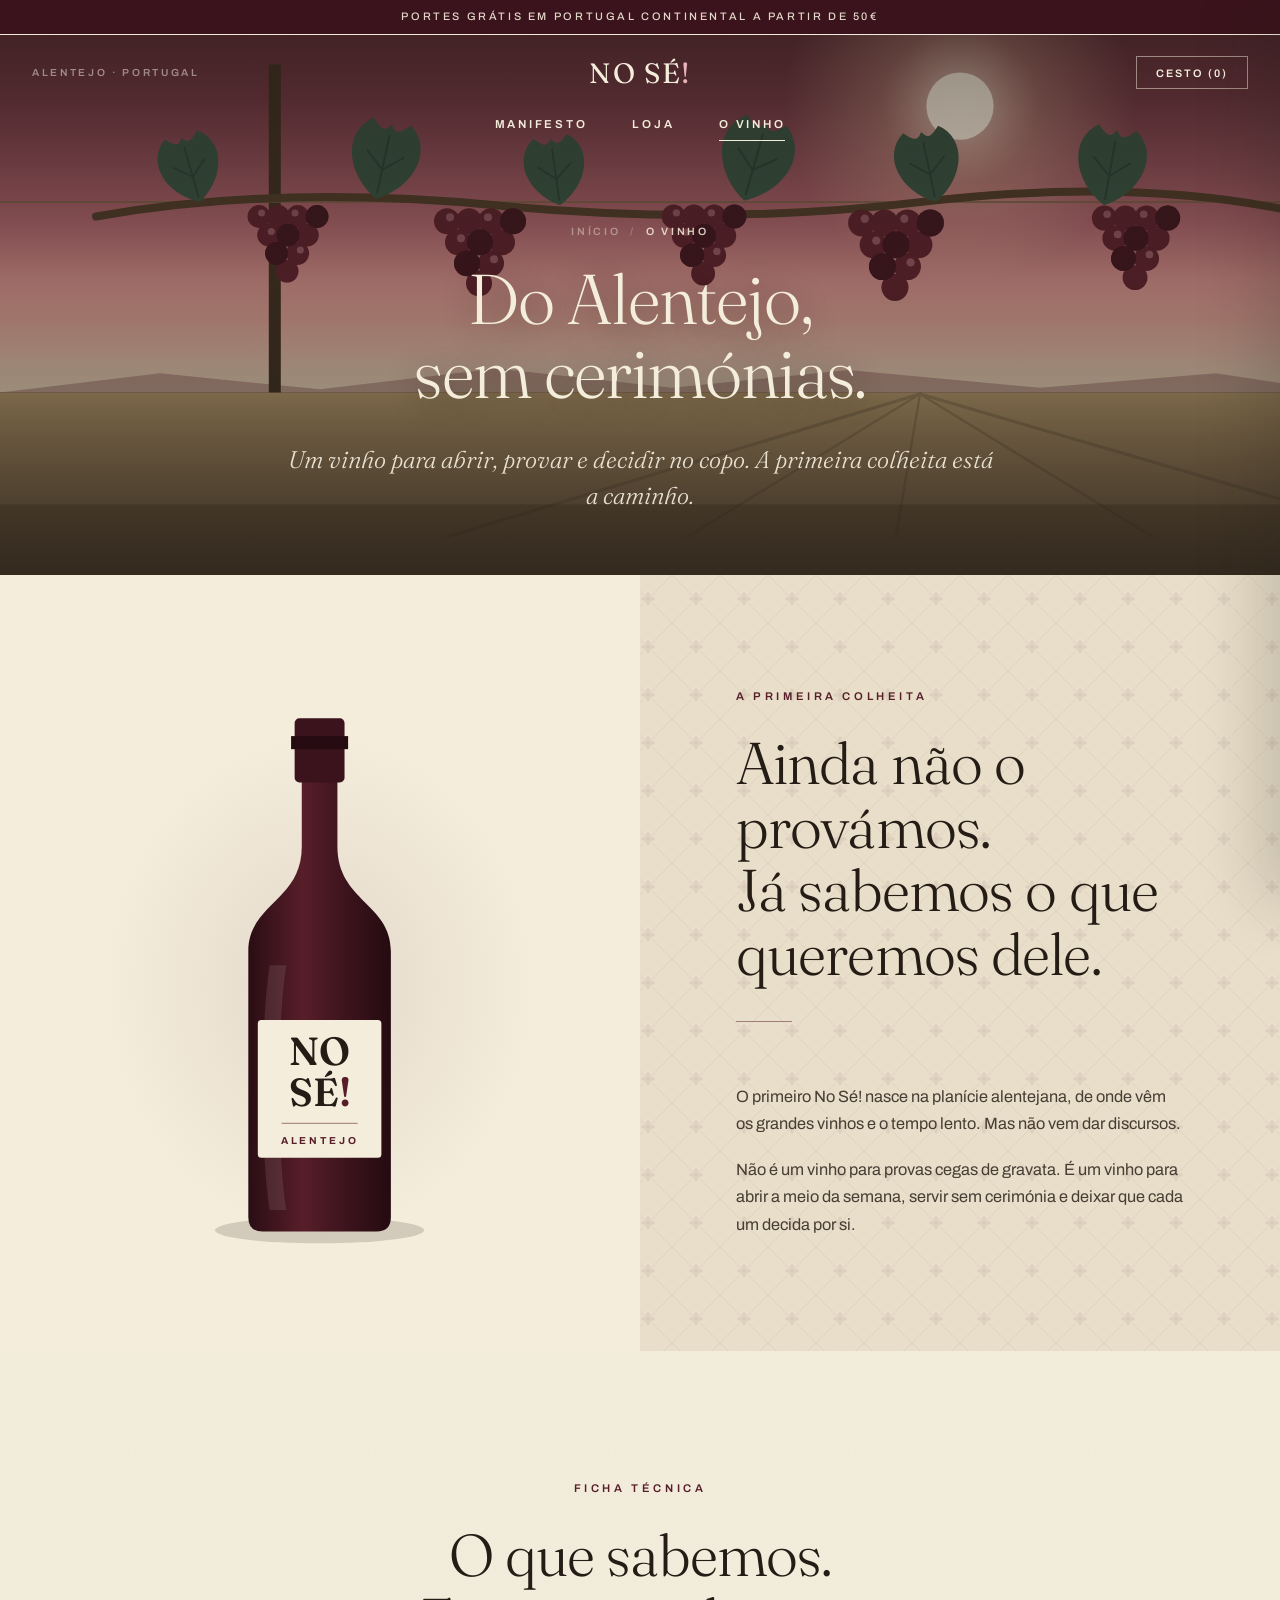
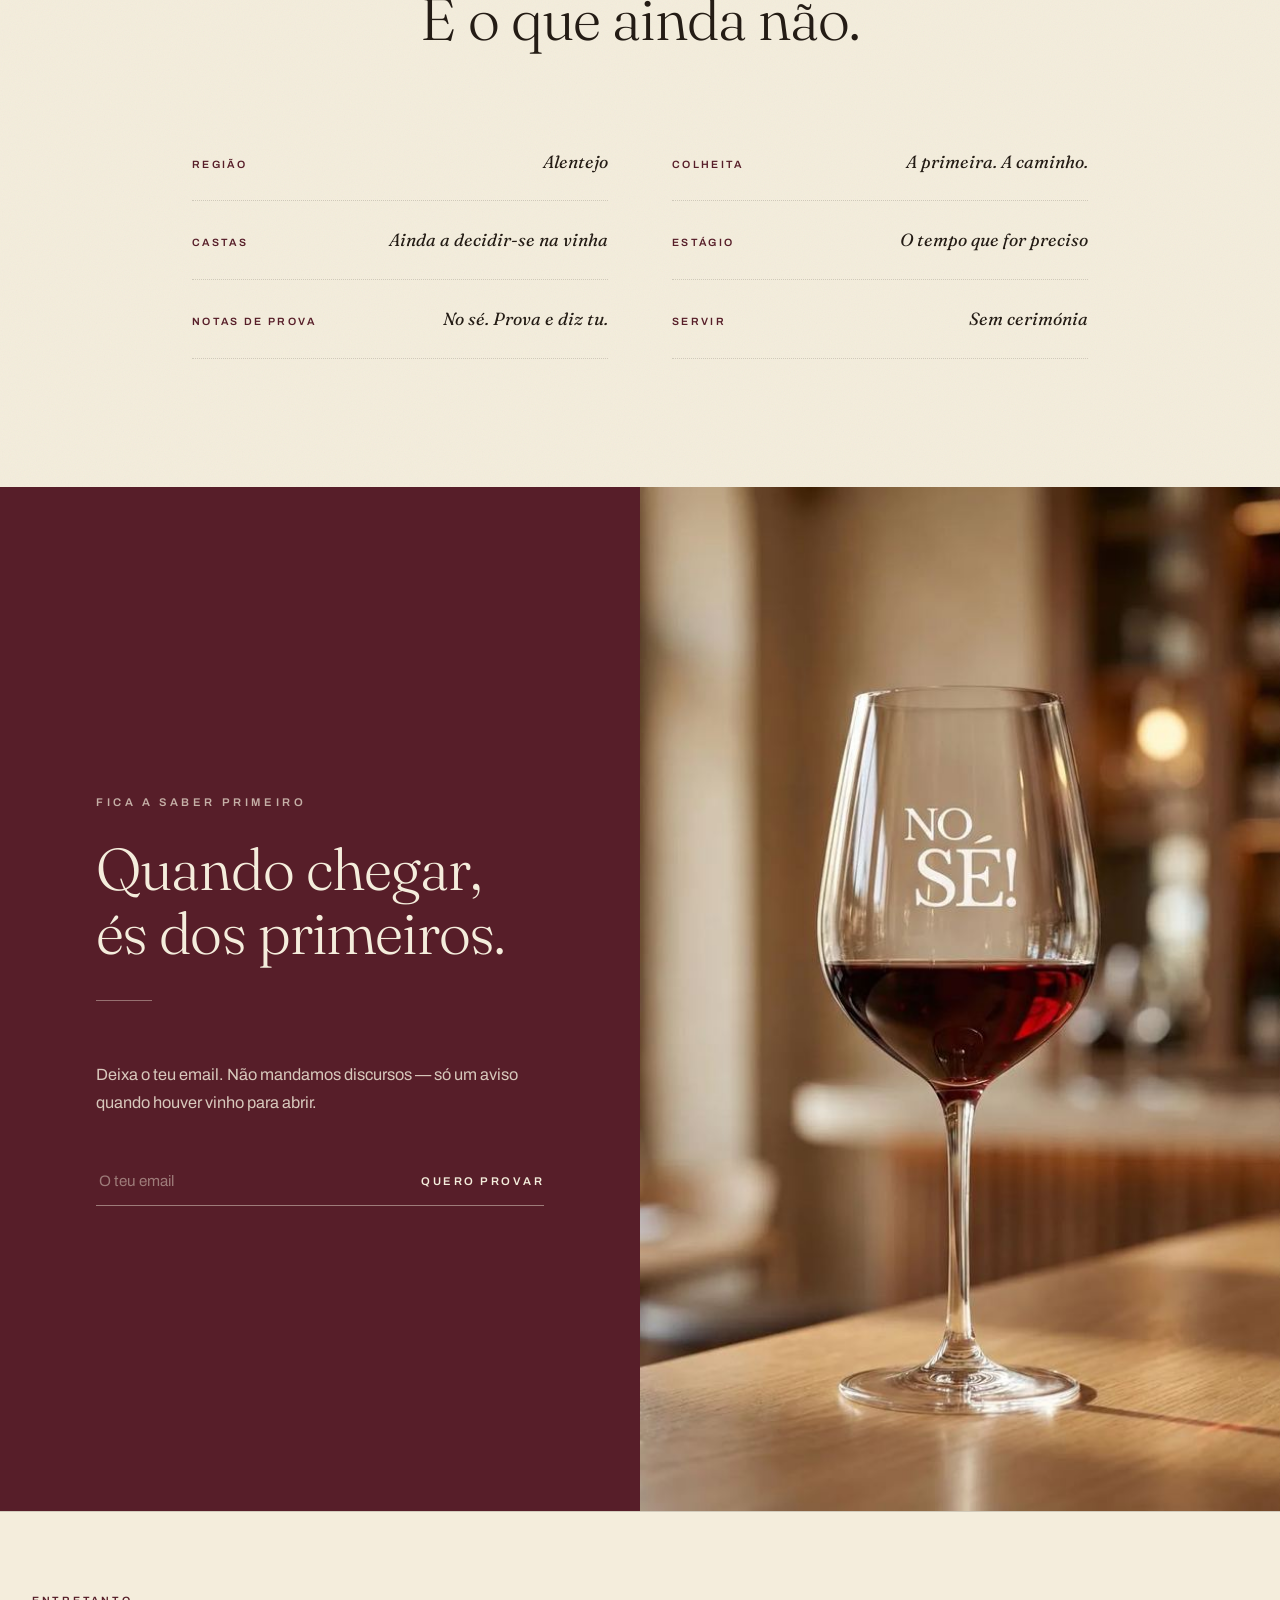
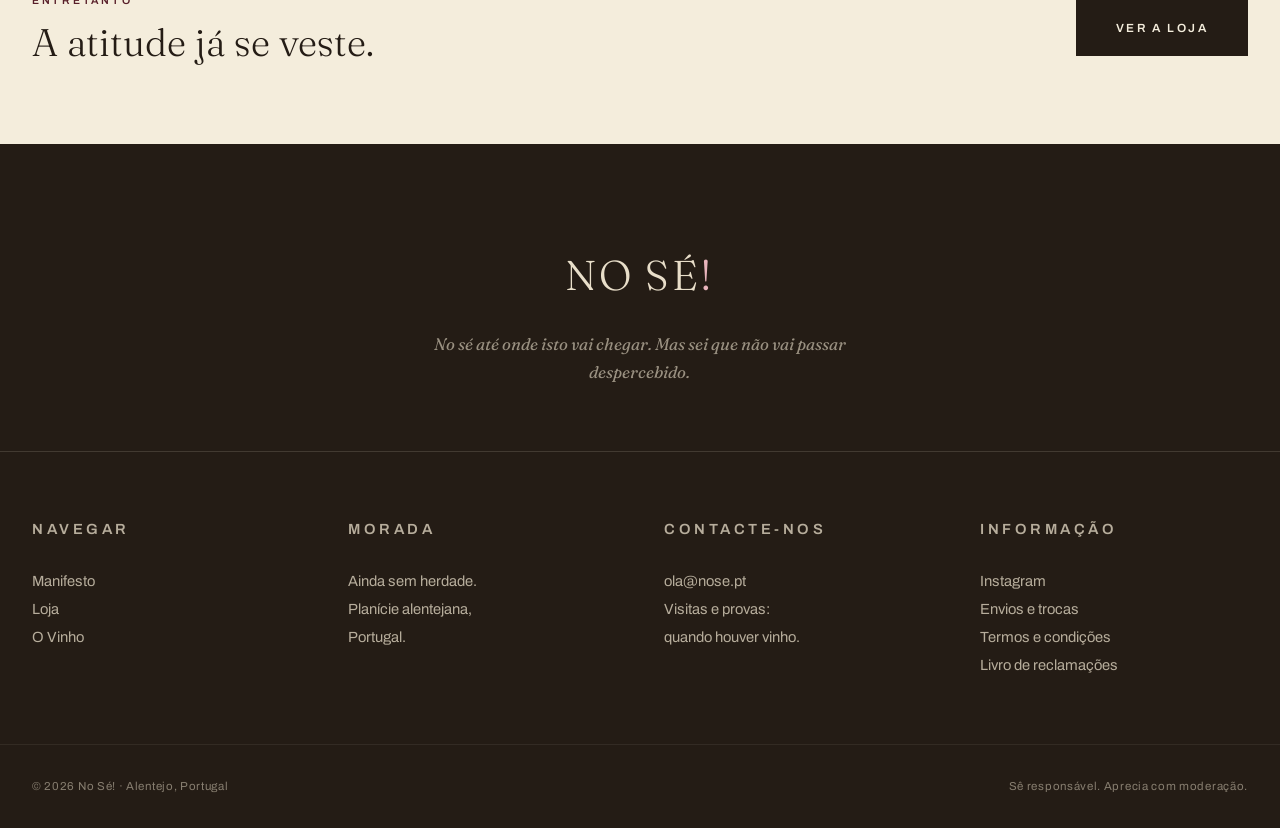
<file: vinho.html>
<!DOCTYPE html>
<html lang="pt-PT">
<head>
<meta charset="UTF-8">
<meta name="viewport" content="width=device-width, initial-scale=1.0">
<title>O Vinho · NO SÉ!</title>
<meta name="description" content="O primeiro No Sé! nasce na planície alentejana. A primeira colheita está a caminho.">
<link rel="preconnect" href="https://fonts.googleapis.com">
<link rel="preconnect" href="https://fonts.gstatic.com" crossorigin>
<link href="https://fonts.googleapis.com/css2?family=Fraunces:ital,opsz,wght@0,9..144,300..800;1,9..144,300..800&family=Archivo:wght@400;500;600;700&display=swap" rel="stylesheet">
<link rel="icon" type="image/svg+xml" href="assets/favicon.svg">
<link rel="stylesheet" href="assets/nose.css">
</head>
<body>

<div class="announce">
  <span class="msg msg--1">Portes grátis em Portugal continental a partir de 50&euro;</span>
  <span class="msg msg--2">Entregas em 48h 🚚📦</span>
</div>

<header>
  <div class="header-in">
    <span class="header-l">Alentejo · Portugal</span>
    <a class="logo" href="index.html">NO SÉ<span class="bang">!</span></a>
    <span class="header-r">
      <button class="cart-btn" onclick="toggleCart()">Cesto (<span id="cart-count">0</span>)</button>
    </span>
  </div>
  <nav class="main">
    <a href="manifesto.html">Manifesto</a>
    <a href="loja.html">Loja</a>
    <a href="vinho.html" class="active" aria-current="page">O Vinho</a>
  </nav>
</header>

<main>

<section class="hero hero-mid">
  <img class="hero-bg" src="assets/img/vinho.svg" alt="Uma videira em primeiro plano com cachos de uvas, ao entardecer na planície alentejana">
  <div class="hero-scrim"></div>
  <div class="hero-in">
    <p class="crumb"><a href="index.html">Início</a><i>/</i>O Vinho</p>
    <h1 class="page-title">Do Alentejo,<br>sem cerimónias.</h1>
    <p class="hero-sub">Um vinho para abrir, provar e decidir no copo. A primeira colheita está a caminho.</p>
  </div>
</section>

<!-- A garrafa -->
<section class="band areia">
  <div class="band-media garrafa">
    <svg class="bottle" viewBox="0 0 400 500" role="img" aria-labelledby="btl-title">
      <title id="btl-title">Garrafa No Sé! — primeira colheita a caminho</title>
      <defs>
        <linearGradient id="vidro" x1="0" y1="0" x2="1" y2="0">
          <stop offset="0" stop-color="#2A0D14"/>
          <stop offset=".38" stop-color="#571E29"/>
          <stop offset=".70" stop-color="#3B131C"/>
          <stop offset="1" stop-color="#250B11"/>
        </linearGradient>
        <radialGradient id="halo" cx=".5" cy=".5" r=".5">
          <stop offset="0" stop-color="#571E29" stop-opacity=".10"/>
          <stop offset="1" stop-color="#571E29" stop-opacity="0"/>
        </radialGradient>
      </defs>
      <ellipse cx="200" cy="268" rx="186" ry="216" fill="url(#halo)"/>
      <ellipse cx="200" cy="475" rx="88" ry="11" fill="#241C15" opacity=".16"/>
      <path d="M140 464 L140 240 C140 200 185 198 185 152 L185 72 L215 72 L215 152 C215 198 260 200 260 240 L260 464 Q260 476 248 476 L152 476 Q140 476 140 464 Z" fill="url(#vidro)"/>
      <path d="M158 252 C150 305 150 405 158 458 L172 458 C164 405 164 305 172 252 Z" fill="#F4EDDC" opacity=".10"/>
      <rect x="179" y="44" width="42" height="54" rx="4" fill="#3B131C"/>
      <rect x="176" y="59" width="48" height="11" fill="#250B11"/>
      <rect x="148" y="298" width="104" height="116" rx="3" fill="#F4EDDC"/>
      <text class="lbl" x="200" y="336" text-anchor="middle" font-size="33">NO</text>
      <text class="lbl" x="200" y="370" text-anchor="middle" font-size="33">SÉ<tspan class="lbl-bang">!</tspan></text>
      <line x1="168" y1="385" x2="232" y2="385" stroke="#571E29" stroke-width="1" opacity=".45"/>
      <text class="lbl-sub" x="200" y="402" text-anchor="middle">ALENTEJO</text>
    </svg>
  </div>
  <div class="band-text reveal">
    <p class="eyebrow">A primeira colheita</p>
    <h2 class="display">Ainda não o provámos.<br>Já sabemos o que queremos dele.</h2>
    <div class="rule"></div>
    <p class="corpo">O primeiro No Sé! nasce na planície alentejana, de onde vêm os grandes vinhos e o tempo lento. Mas não vem dar discursos.</p>
    <p class="corpo">Não é um vinho para provas cegas de gravata. É um vinho para abrir a meio da semana, servir sem cerimónia e deixar que cada um decida por si.</p>
  </div>
</section>

<!-- Ficha, com a honestidade que a marca exige -->
<section class="sec">
  <div class="sec-in">
    <div class="sec-head centro reveal">
      <p class="eyebrow">Ficha técnica</p>
      <h2 class="display">O que sabemos.<br>E o que ainda não.</h2>
    </div>
    <div class="ficha reveal">
      <div class="ficha-l"><span class="ficha-k">Região</span><span class="ficha-v">Alentejo</span></div>
      <div class="ficha-l"><span class="ficha-k">Colheita</span><span class="ficha-v">A primeira. A caminho.</span></div>
      <div class="ficha-l"><span class="ficha-k">Castas</span><span class="ficha-v">Ainda a decidir-se na vinha</span></div>
      <div class="ficha-l"><span class="ficha-k">Estágio</span><span class="ficha-v">O tempo que for preciso</span></div>
      <div class="ficha-l"><span class="ficha-k">Notas de prova</span><span class="ficha-v">No sé. Prova e diz tu.</span></div>
      <div class="ficha-l"><span class="ficha-k">Servir</span><span class="ficha-v">Sem cerimónia</span></div>
    </div>
  </div>
</section>

<!-- Newsletter -->
<section class="band invertida escura">
  <div class="band-media">
    <img src="assets/img/vinho.jpg" alt="Um copo de No Sé! ao fim da tarde" loading="lazy">
  </div>
  <div class="band-text reveal">
    <p class="eyebrow">Fica a saber primeiro</p>
    <h2 class="display">Quando chegar,<br>és dos primeiros.</h2>
    <div class="rule"></div>
    <p class="corpo">Deixa o teu email. Não mandamos discursos — só um aviso quando houver vinho para abrir.</p>
    <form class="news-form" id="news-form">
      <input type="email" required placeholder="O teu email" aria-label="Email">
      <button type="submit">Quero provar</button>
    </form>
    <p class="news-ok" id="news-ok">Está feito. Quando o vinho chegar, és dos primeiros a saber. ✷</p>
  </div>
</section>

<section class="next">
  <div class="next-in">
    <div>
      <p class="next-l">Entretanto</p>
      <p class="next-t">A atitude já se veste.</p>
    </div>
    <a class="btn btn-solid" href="loja.html">Ver a loja</a>
  </div>
</section>

</main>

<footer>
  <div class="foot-top">
    <p class="foot-logo">NO SÉ<span class="bang">!</span></p>
    <p class="foot-tag">No sé até onde isto vai chegar. Mas sei que não vai passar despercebido.</p>
  </div>
  <div class="foot-in">
    <div class="foot-col">
      <p class="foot-h">Navegar</p>
      <a href="manifesto.html">Manifesto</a>
      <a href="loja.html">Loja</a>
      <a href="vinho.html">O Vinho</a>
    </div>
    <div class="foot-col">
      <p class="foot-h">Morada</p>
      <p>Ainda sem herdade.<br>Planície alentejana,<br>Portugal.</p>
    </div>
    <div class="foot-col">
      <p class="foot-h">Contacte-nos</p>
      <a href="mailto:ola@nose.pt">ola@nose.pt</a>
      <p>Visitas e provas:<br>quando houver vinho.</p>
    </div>
    <div class="foot-col">
      <p class="foot-h">Informação</p>
      <a href="#" aria-disabled="true">Instagram</a>
      <a href="#" aria-disabled="true">Envios e trocas</a>
      <a href="#" aria-disabled="true">Termos e condições</a>
      <a href="#" aria-disabled="true">Livro de reclamações</a>
    </div>
  </div>
  <div class="foot-bottom">
    <span>© 2026 No Sé! · Alentejo, Portugal</span>
    <span>Sê responsável. Aprecia com moderação.</span>
  </div>
</footer>

<div class="drawer-bg" onclick="toggleCart(false)"></div>
<aside class="drawer" aria-label="Cesto de compras">
  <div class="drawer-head">
    <h3>O teu cesto</h3>
    <button class="drawer-close" onclick="toggleCart(false)" aria-label="Fechar">×</button>
  </div>
  <div class="drawer-items" id="drawer-items">
    <p class="drawer-empty">Ainda não sabes o que queres?<br>Nós também não. Faz parte.</p>
  </div>
  <div class="drawer-foot" id="drawer-foot">
    <div class="drawer-total"><span>Total</span><span id="cart-total">0,00 €</span></div>
    <button class="checkout" onclick="checkout()">Finalizar encomenda</button>
    <p class="drawer-note">A encomenda segue por email enquanto a loja online não abre.</p>
  </div>
</aside>

<script src="assets/produtos.js"></script>
<script src="assets/nose.js"></script>
</body>
</html>
</file>
<file: assets/nose.css>
/* ==========================================================================
   NO SÉ! — linguagem visual de herdade alentejana
   Mantém a paleta e a voz do NoSé!; adopta o formato: logótipo centrado,
   hero de imagem inteira, bandas alternadas foto/texto, muito ar, rodapé
   institucional.
   ========================================================================== */

:root{
  --areia:#E8DEC9;
  --cru:#F4EDDC;
  --bordo:#571E29;
  --bordo-deep:#3B131C;
  --tinta:#241C15;
  --garrafa:#33503F;
  --linha:rgba(36,28,21,.16);

  --grao:url("data:image/svg+xml,%3Csvg xmlns='http://www.w3.org/2000/svg' width='240' height='240'%3E%3Cfilter id='g'%3E%3CfeTurbulence type='fractalNoise' baseFrequency='0.85' numOctaves='3' stitchTiles='stitch'/%3E%3C/filter%3E%3Crect width='100%25' height='100%25' filter='url(%23g)' opacity='0.06'/%3E%3C/svg%3E");
  /* Azulejo mantido, mas discreto: aqui manda a imagem e o espaço. */
  --azulejo:url("data:image/svg+xml,%3Csvg xmlns='http://www.w3.org/2000/svg' width='48' height='48' viewBox='0 0 48 48'%3E%3Cg stroke='%23571E29' stroke-width='1' fill='none' opacity='.06'%3E%3Cpath d='M-2 -2 L50 50 M50 -2 L-2 50'/%3E%3C/g%3E%3Cg fill='%23571E29' opacity='.07'%3E%3Cpath d='M24 17 Q28 20 24 24 Q20 20 24 17 Z M24 31 Q28 28 24 24 Q20 28 24 31 Z M17 24 Q20 28 24 24 Q20 20 17 24 Z M31 24 Q28 28 24 24 Q28 20 31 24 Z'/%3E%3C/g%3E%3C/svg%3E");

  --serif:"Fraunces", Georgia, "Times New Roman", serif;
  --sans:"Archivo", -apple-system, "Segoe UI", Helvetica, Arial, sans-serif;
}

*{margin:0;padding:0;box-sizing:border-box}
html{scroll-behavior:smooth}
body{
  background-color:var(--cru);
  background-image:var(--grao);
  background-size:240px 240px;
  color:var(--tinta);
  font-family:var(--sans);
  font-size:16px;
  line-height:1.7;
  -webkit-font-smoothing:antialiased;
}
img{display:block;max-width:100%}
a{color:inherit;text-decoration:none}
button{font-family:var(--sans);cursor:pointer}
::selection{background:var(--bordo);color:var(--cru)}

/* ---------- Tipografia comum ---------- */
.eyebrow{
  font-size:.7rem;letter-spacing:.32em;text-transform:uppercase;
  font-weight:600;color:var(--bordo);margin-bottom:1.6rem;
}
.display{
  font-family:var(--serif);font-weight:300;
  font-size:clamp(2.4rem,4.6vw,4rem);line-height:1.08;letter-spacing:-.015em;
}
.lead{
  font-family:var(--serif);font-style:italic;font-weight:300;
  font-size:clamp(1.15rem,1.9vw,1.5rem);line-height:1.55;
  max-width:34em;opacity:.85;
}
.corpo{max-width:36em;margin-top:1.6rem;opacity:.82;font-size:1.02rem}
.corpo + .corpo{margin-top:1.1rem}
.rule{width:56px;height:1px;background:var(--bordo);opacity:.5;margin:2.2rem 0}

/* ---------- Botões ---------- */
.btn{
  display:inline-block;padding:1.05rem 2.4rem;
  font-size:.74rem;font-weight:600;letter-spacing:.22em;text-transform:uppercase;
  border:1px solid var(--tinta);transition:background .28s ease,color .28s ease,border-color .28s ease;
}
.btn-solid{background:var(--tinta);color:var(--cru)}
.btn-solid:hover{background:var(--bordo);border-color:var(--bordo)}
.btn-ghost{background:transparent;color:var(--tinta)}
.btn-ghost:hover{background:var(--tinta);color:var(--cru)}
.btn-claro{border-color:var(--cru);color:var(--cru);background:transparent}
.btn-claro:hover{background:var(--cru);color:var(--bordo-deep)}
.btn-claro-solid{background:var(--cru);color:var(--bordo-deep);border-color:var(--cru)}
.btn-claro-solid:hover{background:transparent;color:var(--cru)}

/* ---------- Barra de anúncio (rotativa) ---------- */
.announce{
  position:relative;overflow:hidden;z-index:60;
  background:var(--bordo-deep);color:rgba(244,237,220,.9);
  font-size:.68rem;letter-spacing:.24em;text-transform:uppercase;font-weight:500;
}
/* As mensagens deslizam na vertical, uma de cada vez. A 1ª fica no fluxo
   (define a altura da barra); a 2ª sobrepõe-se em absoluto. */
.announce .msg{
  display:flex;align-items:center;justify-content:center;text-align:center;
  padding:.7rem 1.2rem;line-height:1.1;
  animation:ann-rot 9s infinite;
}
.announce .msg--2{position:absolute;inset:0;opacity:0;animation-delay:-4.5s}
@keyframes ann-rot{
  0%   {opacity:0;transform:translateY(100%)}
  6%   {opacity:1;transform:translateY(0)}
  44%  {opacity:1;transform:translateY(0)}
  50%  {opacity:0;transform:translateY(-100%)}
  100% {opacity:0;transform:translateY(-100%)}
}
/* Sem movimento: mostra as duas mensagens lado a lado, estáticas. */
@media(prefers-reduced-motion:reduce){
  .announce{overflow:visible;padding:.65rem 1.2rem;text-align:center}
  .announce .msg{position:static;display:inline;padding:0;animation:none;opacity:1;transform:none}
  .announce .msg--2::before{content:" · "}
}

/* ---------- Cabeçalho: logótipo ao centro ---------- */
header{
  position:sticky;top:0;z-index:50;
  background:rgba(244,237,220,.94);
  backdrop-filter:blur(10px);
  border-bottom:1px solid var(--linha);
  transition:background .3s ease,border-color .3s ease;
}
/* Sobre o hero o cabeçalho fica transparente e a tipografia inverte.
   Mantém-se sticky (no fluxo) — é o hero que sobe para debaixo dele
   (ver .hero margin-top). Usar position:fixed punha-o por baixo da
   barra de anúncio e cortava o logótipo. */
/* Sobre o hero: transparente E sem desfoque. O backdrop-filter herdado
   embaciava as ilustrações que agora ficam no topo (peças, folhas da videira). */
body.hero-top header{
  background:transparent;border-bottom-color:transparent;
  backdrop-filter:none;-webkit-backdrop-filter:none;
}
body.hero-top header .logo,
body.hero-top header nav.main a,
body.hero-top header .cart-btn,
body.hero-top header .header-l{color:var(--cru)}
body.hero-top header .cart-btn{border-color:rgba(244,237,220,.5)}
body.hero-top header .cart-btn:hover{background:var(--cru);color:var(--bordo-deep);border-color:var(--cru)}
body.hero-top header nav.main a::after{background:var(--cru)}
body.hero-top .logo .bang{color:#E8B4BC}

.header-in{
  max-width:1320px;margin:0 auto;padding:1.35rem 2rem 1.1rem;
  display:grid;grid-template-columns:1fr auto 1fr;align-items:center;gap:1rem;
}
.header-l{font-size:.64rem;letter-spacing:.26em;text-transform:uppercase;opacity:.5;font-weight:600}
.logo{
  font-family:var(--serif);font-weight:400;font-size:1.75rem;
  letter-spacing:.06em;line-height:1;white-space:nowrap;text-align:center;
}
.logo .bang{color:var(--bordo)}
.header-r{display:flex;justify-content:flex-end}
.cart-btn{
  background:transparent;color:var(--tinta);border:1px solid var(--linha);
  padding:.6rem 1.2rem;font-size:.68rem;font-weight:600;letter-spacing:.18em;
  text-transform:uppercase;transition:background .25s,color .25s,border-color .25s;
}
.cart-btn:hover{background:var(--tinta);color:var(--cru);border-color:var(--tinta)}

nav.main{
  display:flex;justify-content:center;gap:2.8rem;
  padding:.2rem 1rem 1rem;
  font-size:.72rem;letter-spacing:.24em;text-transform:uppercase;font-weight:600;
}
nav.main a{position:relative;padding:.35rem 0;transition:color .25s}
nav.main a::after{
  content:"";position:absolute;left:50%;bottom:0;width:0;height:1px;
  background:var(--bordo);transition:width .3s ease,left .3s ease;
}
nav.main a:hover::after,nav.main a:focus-visible::after,nav.main a.active::after{width:100%;left:0}
nav.main a.active{color:var(--bordo)}
body.hero-top nav.main a.active{color:var(--cru)}

/* ---------- Hero de imagem inteira ---------- */
.hero{
  position:relative;
  /* No telemóvel, 100vh conta com a barra do browser: o hero fica mais alto
     que o ecrã e empurra o conteúdo. svh mede o ecrã real (com fallback). */
  min-height:100vh;
  min-height:100svh;
  display:flex;align-items:center;justify-content:center;
  text-align:center;overflow:hidden;background:var(--bordo-deep);
  /* Sobe para debaixo do cabeçalho, que fica a flutuar por cima da imagem.
     --header-h é medida em JS (a altura muda com o carregamento das fontes). */
  margin-top:calc(-1 * var(--header-h, 112px));
}
.hero-bg{position:absolute;inset:0;width:100%;height:100%;object-fit:cover}
/* Véu escuro. Ligeiro a meio (o horizonte foi baixado no SVG, por isso o
   wordmark assenta no céu limpo) e denso em baixo, para os botões lerem. */
.hero-scrim{
  position:absolute;inset:0;
  background:linear-gradient(180deg,rgba(36,28,21,.46) 0%,rgba(36,28,21,.22) 45%,rgba(36,28,21,.70) 100%);
}
.hero-in{
  position:relative;z-index:2;color:var(--cru);max-width:1000px;
  padding:calc(var(--header-h, 112px) + 5rem) 1.5rem 7rem;
}
.hero-eyebrow{
  font-size:.7rem;letter-spacing:.36em;text-transform:uppercase;font-weight:600;
  color:rgba(244,237,220,.8);margin-bottom:2rem;
}
.wordmark{
  font-family:var(--serif);font-weight:300;
  font-size:clamp(4rem,12vw,10rem);line-height:.92;letter-spacing:.01em;
  text-shadow:0 6px 40px rgba(36,28,21,.35);
}
.wordmark .bang{color:#E8B4BC}
.hero-sub{
  font-family:var(--serif);font-style:italic;font-weight:300;
  font-size:clamp(1.1rem,2vw,1.5rem);line-height:1.5;
  max-width:30em;margin:2rem auto 2.8rem;color:rgba(244,237,220,.92);
}
.hero-ctas{display:flex;gap:1rem;justify-content:center;flex-wrap:wrap}
.hero-cue{
  position:absolute;bottom:2.2rem;left:50%;transform:translateX(-50%);z-index:2;
  color:rgba(244,237,220,.65);font-size:.62rem;letter-spacing:.28em;text-transform:uppercase;
  display:flex;flex-direction:column;align-items:center;gap:.8rem;
}
.hero-cue span{
  display:block;width:1px;height:46px;background:rgba(244,237,220,.5);
  transform-origin:top;animation:cue 2.4s ease-in-out infinite;
}
@keyframes cue{0%,100%{transform:scaleY(.35);opacity:.35}50%{transform:scaleY(1);opacity:1}}

/* ---------- Bandas alternadas foto / texto ---------- */
.band{display:grid;grid-template-columns:1fr 1fr;align-items:stretch;min-height:78vh}
.band-media{position:relative;overflow:hidden;background:var(--areia)}
.band-media img,.band-media svg{width:100%;height:100%;object-fit:cover;display:block}
.band-text{display:flex;flex-direction:column;justify-content:center;padding:7rem 6rem}
.band.invertida .band-media{order:2}
.band.invertida .band-text{order:1}
.band.escura{background:var(--bordo);color:var(--cru)}
.band.escura .eyebrow{color:rgba(244,237,220,.7)}
.band.escura .rule{background:var(--cru);opacity:.4}
.band.areia{background:var(--areia);background-image:var(--azulejo);background-size:48px 48px}
@media(max-width:980px){
  .band{grid-template-columns:1fr;min-height:0}
  .band-media{min-height:58vh}
  .band.invertida .band-media,.band.invertida .band-text{order:0}
  .band-text{padding:4.5rem 1.75rem}
}

/* Garrafa desenhada: dentro da banda, respira em vez de encher */
.band-media.garrafa{
  background:var(--cru);display:flex;align-items:center;justify-content:center;padding:4rem;
}
.band-media.garrafa .bottle{width:auto;height:auto;max-height:66vh;object-fit:contain}
.bottle .lbl{font-family:var(--serif);font-weight:600;fill:var(--tinta)}
.bottle .lbl-bang{fill:var(--bordo)}
.bottle .lbl-sub{
  font-family:var(--sans);font-weight:700;font-size:8.5px;letter-spacing:2.4px;fill:var(--bordo);
}
.band-cta{margin-top:2.6rem}

/* ---------- Secções ---------- */
.sec{padding:8rem 2rem}
.sec-cta{text-align:center;margin-top:4rem}

/* Vitrine: três portas para a loja */
.vitrine{display:grid;grid-template-columns:repeat(3,1fr);gap:2.5rem}
.vit{display:block;text-align:center}
.vit-img{
  display:block;position:relative;overflow:hidden;
  aspect-ratio:3/4;background:var(--areia);margin-bottom:1.5rem;
}
.vit-img img{
  width:100%;height:100%;object-fit:cover;
  transition:transform .9s cubic-bezier(.2,.7,.3,1);
}
.vit:hover .vit-img img{transform:scale(1.05)}
.vit-n{
  display:block;font-family:var(--serif);font-weight:400;font-size:1.5rem;
  margin-bottom:.4rem;
}
.vit-p{
  display:block;font-size:.68rem;letter-spacing:.2em;text-transform:uppercase;
  font-weight:600;color:var(--bordo);
}
@media(max-width:860px){.vitrine{grid-template-columns:1fr;gap:3rem}}
.sec-in{max-width:1320px;margin:0 auto}
.sec.areia{background:var(--areia);background-image:var(--azulejo);background-size:48px 48px}
.sec.escura{background:var(--bordo);color:var(--cru)}
.sec-head{max-width:44em;margin-bottom:4.5rem}
.sec-head.centro{margin-left:auto;margin-right:auto;text-align:center}
@media(max-width:760px){.sec{padding:5rem 1.5rem}}

/* ---------- Hero de página interior ----------
   Como o do index, mas mais baixo e com o texto ancorado em baixo, para
   o assunto de cada arte (caminho, estendal, videira) ficar visível acima. */
.hero.hero-mid{
  min-height:60vh;min-height:60svh;
  align-items:flex-end;
  /* Reserva a altura do cabeçalho flutuante: com o texto ancorado em baixo,
     num ecrã curto o bloco subia e a migalha ("Início / Loja") chocava com o
     logótipo e o menu. Este padding impede-o de entrar na zona do cabeçalho;
     e como é min-height, a banda cresce se o conteúdo não couber (não corta). */
  padding-top:var(--header-h, 112px);
}
.hero.hero-mid .hero-in{padding:1.5rem 1.5rem 3.8rem;width:100%}
.hero .crumb{color:rgba(244,237,220,.85);margin-bottom:1.3rem}
.hero .crumb a{color:inherit}
.hero .crumb a:hover{opacity:1}
.hero-mid .page-title{color:var(--cru);text-shadow:0 4px 30px rgba(36,28,21,.4)}
.hero-mid .hero-sub{margin-bottom:0}

/* ---------- Cabeçalho de página interior (fallback, sem arte) ---------- */
.page-head{
  padding:7rem 2rem 5rem;text-align:center;
  background:var(--areia);background-image:var(--azulejo);background-size:48px 48px;
  border-bottom:1px solid var(--linha);
}
.crumb{
  font-size:.66rem;letter-spacing:.26em;text-transform:uppercase;font-weight:600;
  color:var(--bordo);margin-bottom:1.5rem;
}
.crumb a{opacity:.5;transition:opacity .2s}
.crumb a:hover{opacity:1}
.crumb i{font-style:normal;opacity:.35;margin:0 .6rem}
.page-title{
  font-family:var(--serif);font-weight:300;
  font-size:clamp(2.6rem,5.5vw,4.6rem);line-height:1.05;letter-spacing:-.015em;
}
.page-lead{
  font-family:var(--serif);font-style:italic;font-weight:300;
  font-size:clamp(1.05rem,1.8vw,1.35rem);line-height:1.55;
  max-width:34em;margin:1.6rem auto 0;opacity:.78;
}

/* ---------- Manifesto ---------- */
.duo{display:grid;grid-template-columns:1fr 1fr}
.duo-col{padding:5rem 4rem}
.duo-col h3{font-family:var(--serif);font-weight:400;font-size:1.9rem;margin-bottom:2.5rem}
.duo-col ul{list-style:none}
.duo-col li{
  font-family:var(--serif);font-style:italic;font-size:1.1rem;line-height:1.5;
  padding:1.3rem 0;border-bottom:1px dotted var(--linha);
}
.duo-col li:last-child{border-bottom:0}
.duo-col.sei{background:var(--bordo);color:var(--cru)}
.duo-col.sei li{border-bottom-color:rgba(244,237,220,.22)}
.fecho{
  text-align:center;max-width:32em;margin:0 auto;padding:6rem 1.5rem;
  font-family:var(--serif);font-weight:300;
  font-size:clamp(1.5rem,3vw,2.2rem);line-height:1.35;
}
.fecho em{font-style:italic;color:var(--bordo);display:block}
@media(max-width:860px){
  .duo{grid-template-columns:1fr}
  .duo-col{padding:3.5rem 1.75rem}
}

/* ---------- Loja ---------- */
.filters{display:flex;gap:2.2rem;justify-content:center;flex-wrap:wrap;margin-bottom:4.5rem}
.filter{
  border:0;background:transparent;padding:.5rem 0;position:relative;
  font-size:.7rem;font-weight:600;letter-spacing:.22em;text-transform:uppercase;
  color:rgba(36,28,21,.5);transition:color .25s;
}
.filter::after{
  content:"";position:absolute;left:50%;bottom:0;width:0;height:1px;
  background:var(--bordo);transition:width .3s ease,left .3s ease;
}
.filter:hover{color:var(--tinta)}
.filter.active{color:var(--bordo)}
.filter.active::after{width:100%;left:0}

.grid{display:grid;grid-template-columns:repeat(auto-fill,minmax(280px,1fr));gap:3.5rem 2.5rem}
.card{background:transparent;display:flex;flex-direction:column}
.card-img{
  position:relative;aspect-ratio:4/5;overflow:hidden;
  background:var(--areia);margin-bottom:1.4rem;
}
.card-img img{
  width:100%;height:100%;object-fit:cover;
  transition:opacity .5s ease,transform .8s cubic-bezier(.2,.7,.3,1);
}
.card-img img.hover{position:absolute;inset:0;opacity:0}
.card:hover .card-img img{transform:scale(1.04)}
.card:hover .card-img img.hover{opacity:1}
.card-body{display:flex;flex-direction:column;gap:.4rem;flex:1;text-align:center}
.card-name{font-family:var(--serif);font-weight:400;font-size:1.25rem;line-height:1.3}
.card-var{
  font-size:.66rem;letter-spacing:.2em;text-transform:uppercase;
  color:rgba(36,28,21,.5);font-weight:600;
}
.card-foot{margin-top:1.1rem;display:flex;flex-direction:column;align-items:center;gap:1rem}
.price{font-family:var(--serif);font-weight:400;font-size:1.15rem}
.add{
  background:transparent;color:var(--tinta);border:1px solid var(--linha);
  padding:.75rem 1.8rem;font-size:.66rem;font-weight:600;letter-spacing:.2em;
  text-transform:uppercase;transition:background .25s,color .25s,border-color .25s;
}
.add:hover{background:var(--bordo);color:var(--cru);border-color:var(--bordo)}
.add.added{background:var(--garrafa);color:var(--cru);border-color:var(--garrafa)}

/* ---------- Ficha técnica ---------- */
.ficha{
  max-width:56em;margin:0 auto;
  display:grid;grid-template-columns:1fr 1fr;gap:0 4rem;
}
.ficha-l{
  display:flex;justify-content:space-between;align-items:baseline;gap:1.5rem;
  padding:1.5rem 0;border-bottom:1px dotted var(--linha);
}
.ficha-k{
  font-size:.66rem;letter-spacing:.22em;text-transform:uppercase;
  font-weight:600;color:var(--bordo);white-space:nowrap;
}
.ficha-v{font-family:var(--serif);font-style:italic;font-size:1.1rem;text-align:right}
@media(max-width:760px){.ficha{grid-template-columns:1fr;gap:0}}

/* ---------- Newsletter ---------- */
.news-form{display:flex;gap:0;margin-top:2.5rem;max-width:30rem;flex-wrap:wrap}
.news-form input{
  flex:1;min-width:200px;background:transparent;
  border:0;border-bottom:1px solid rgba(244,237,220,.45);
  color:var(--cru);padding:1rem .2rem;font-family:var(--sans);font-size:.95rem;
  outline:none;transition:border-color .25s;
}
.news-form input::placeholder{color:rgba(244,237,220,.45)}
.news-form input:focus{border-bottom-color:var(--cru)}
.news-form button{
  background:transparent;color:var(--cru);border:0;
  border-bottom:1px solid rgba(244,237,220,.45);
  padding:1rem 0 1rem 1.6rem;font-weight:600;font-size:.7rem;letter-spacing:.22em;
  text-transform:uppercase;transition:color .25s;white-space:nowrap;
}
.news-form button:hover{color:#E8B4BC}
.news-ok{margin-top:1.4rem;font-family:var(--serif);font-style:italic;font-size:1.05rem;display:none}

/* ---------- Faixa "a seguir" ---------- */
.next{border-top:1px solid var(--linha);background:var(--cru)}
.next-in{
  max-width:1320px;margin:0 auto;padding:5rem 2rem;
  display:flex;align-items:center;justify-content:space-between;gap:2rem;flex-wrap:wrap;
}
.next-l{
  font-size:.66rem;letter-spacing:.26em;text-transform:uppercase;
  font-weight:600;color:var(--bordo);margin-bottom:.6rem;
}
.next-t{font-family:var(--serif);font-weight:300;font-size:clamp(1.6rem,3vw,2.4rem);line-height:1.15}

/* ---------- Rodapé institucional ---------- */
footer{background:var(--tinta);color:var(--areia);padding-top:6rem}
.foot-top{
  max-width:1320px;margin:0 auto;padding:0 2rem 4rem;text-align:center;
  border-bottom:1px solid rgba(244,237,220,.14);
}
.foot-logo{font-family:var(--serif);font-weight:300;font-size:2.6rem;letter-spacing:.06em}
.foot-logo .bang{color:#E8B4BC}
.foot-tag{
  font-family:var(--serif);font-style:italic;font-size:1.05rem;
  opacity:.6;max-width:26em;margin:1.2rem auto 0;
}
.foot-in{
  max-width:1320px;margin:0 auto;padding:4rem 2rem;
  display:grid;grid-template-columns:repeat(4,1fr);gap:3rem;
}
.foot-h{
  font-size:.66rem;letter-spacing:.24em;text-transform:uppercase;
  font-weight:600;margin-bottom:1.5rem;opacity:.5;
}
.foot-col p,.foot-col a{display:block;font-size:.92rem;opacity:.75;line-height:1.9}
.foot-col a{transition:opacity .2s,color .2s}
.foot-col a:hover{opacity:1;color:#E8B4BC}
.foot-bottom{
  border-top:1px solid rgba(244,237,220,.14);
  max-width:1320px;margin:0 auto;padding:2rem;
  display:flex;justify-content:space-between;gap:1.5rem;flex-wrap:wrap;
  font-size:.72rem;letter-spacing:.06em;opacity:.5;
}
@media(max-width:900px){
  .foot-in{grid-template-columns:1fr 1fr;gap:2.5rem}
  .foot-bottom{flex-direction:column;text-align:center}
}
@media(max-width:560px){.foot-in{grid-template-columns:1fr;text-align:center}}

/* ---------- Cesto (gaveta) ---------- */
.drawer-bg{
  position:fixed;inset:0;background:rgba(36,28,21,.55);
  opacity:0;pointer-events:none;transition:opacity .3s ease;z-index:80;
}
body.cart-open .drawer-bg{opacity:1;pointer-events:auto}
.drawer{
  position:fixed;top:0;right:0;bottom:0;width:min(430px,100%);
  background:var(--cru);z-index:90;display:flex;flex-direction:column;
  transform:translateX(100%);transition:transform .38s cubic-bezier(.4,0,.2,1);
  box-shadow:-20px 0 60px rgba(36,28,21,.18);
}
body.cart-open .drawer{transform:none}
.drawer-head{
  display:flex;align-items:center;justify-content:space-between;
  padding:1.8rem;border-bottom:1px solid var(--linha);
}
.drawer-head h3{font-family:var(--serif);font-weight:400;font-size:1.4rem}
.drawer-close{background:transparent;border:0;font-size:1.8rem;line-height:1;color:var(--tinta);opacity:.6}
.drawer-close:hover{opacity:1}
.drawer-items{flex:1;overflow-y:auto;padding:1.4rem 1.8rem}
.drawer-empty{
  font-family:var(--serif);font-style:italic;text-align:center;
  padding:4rem 1rem;opacity:.55;line-height:1.7;
}
.d-item{
  display:grid;grid-template-columns:64px 1fr auto;gap:1rem;align-items:center;
  padding:1.2rem 0;border-bottom:1px solid var(--linha);
}
.d-item img{width:64px;height:78px;object-fit:cover;background:var(--areia)}
.d-name{font-family:var(--serif);font-size:1rem;line-height:1.3}
.d-var{
  font-size:.62rem;letter-spacing:.16em;text-transform:uppercase;
  opacity:.55;font-weight:600;margin-bottom:.5rem;
}
.d-qty{display:flex;align-items:center;gap:.7rem}
.d-qty button{
  width:24px;height:24px;border:1px solid var(--linha);background:transparent;
  font-size:.9rem;line-height:1;color:var(--tinta);transition:background .2s,color .2s;
}
.d-qty button:hover{background:var(--tinta);color:var(--cru)}
.d-qty span{font-size:.9rem;min-width:1.2em;text-align:center}
.d-price{font-family:var(--serif);font-size:1rem}
.drawer-foot{padding:1.6rem 1.8rem 2rem;border-top:1px solid var(--linha);display:none}
.drawer-total{
  display:flex;justify-content:space-between;align-items:baseline;
  font-family:var(--serif);font-size:1.3rem;margin-bottom:1.4rem;
}
.checkout{
  width:100%;background:var(--bordo);color:var(--cru);border:0;padding:1.1rem;
  font-size:.72rem;font-weight:600;letter-spacing:.2em;text-transform:uppercase;
  transition:background .25s;
}
.checkout:hover{background:var(--bordo-deep)}
.drawer-note{font-size:.76rem;opacity:.55;text-align:center;margin-top:1rem;line-height:1.6}

/* ---------- Movimento ---------- */
.reveal{opacity:0;transform:translateY(22px);transition:opacity .9s ease,transform .9s cubic-bezier(.2,.7,.3,1)}
.reveal.on{opacity:1;transform:none}

@media(prefers-reduced-motion:reduce){
  *,*::before,*::after{
    animation-duration:.001ms!important;animation-iteration-count:1!important;
    transition-duration:.001ms!important;
  }
  .reveal{opacity:1!important;transform:none!important}
  html{scroll-behavior:auto}
}

/* ==========================================================================
   TELEMÓVEL
   ========================================================================== */

/* Tablet / telemóvel largo: as bandas deixam de ser meias-páginas.
   Sem isto, .band-media herda min-height em vh e estica sem controlo. */
@media(max-width:980px){
  .band-media{min-height:0}
  .band-media img{height:auto;aspect-ratio:4/3}
  .band-media.garrafa{padding:3.5rem 1.5rem}
  .band-media.garrafa .bottle{max-height:46vh}
}

@media(max-width:760px){
  /* --- Cabeçalho ---
     A grelha de 3 colunas dependia do .header-l. Escondê-lo tirava uma coluna
     e o logótipo deixava de estar ao centro. Passa a uma coluna só, com o
     cesto ancorado à direita. */
  .header-in{
    grid-template-columns:1fr;justify-items:center;
    position:relative;padding:1.05rem 4.75rem .5rem;
  }
  .header-l{display:none}
  .header-r{position:absolute;right:1rem;top:.9rem}
  .logo{font-size:1.5rem}
  .cart-btn{padding:.5rem .8rem;font-size:.6rem;letter-spacing:.1em}
  nav.main{
    gap:1.5rem;font-size:.62rem;letter-spacing:.12em;
    padding:.2rem .75rem .85rem;flex-wrap:wrap;
  }

  .announce{font-size:.6rem;letter-spacing:.14em;padding:.6rem .9rem}

  /* --- Hero --- */
  .hero-in{padding:calc(var(--header-h, 112px) + 2.5rem) 1.25rem 5.5rem}
  .hero-eyebrow{font-size:.62rem;letter-spacing:.2em;margin-bottom:1.3rem}
  .hero-sub{margin:1.5rem auto 2.2rem}
  .hero-ctas{flex-direction:column;align-items:center;gap:.8rem}
  .hero-ctas .btn{width:100%;max-width:300px;text-align:center}
  .hero-cue{bottom:1.4rem}

  /* --- Botões: menos espaçamento, mais área de toque --- */
  .btn{padding:.95rem 1.8rem;font-size:.7rem;letter-spacing:.16em}

  /* --- Cabeçalho de página --- */
  .page-head{padding:4rem 1.5rem 3.2rem}

  /* --- Loja: os filtros partiam-se com "Praia & Extras" sozinho --- */
  .filters{gap:1rem 1.4rem;margin-bottom:3rem}
  .filter{font-size:.64rem;letter-spacing:.14em}
  .grid{gap:2.8rem 1.5rem}

  /* --- Fecho de página --- */
  .next-in{padding:3.5rem 1.5rem;flex-direction:column;align-items:flex-start}

  /* --- Rodapé --- */
  footer{padding-top:4rem}
  .foot-top{padding:0 1.5rem 3rem}
  .foot-logo{font-size:2.1rem}
  .foot-in{padding:3rem 1.5rem}
  .foot-bottom{padding:1.5rem}

  /* --- Cesto: alvos de toque maiores --- */
  .drawer-head{padding:1.4rem}
  .drawer-items{padding:1.2rem 1.4rem}
  .d-qty button{width:32px;height:32px;font-size:1rem}
  .drawer-close{font-size:2rem;padding:.2rem .4rem}
  .drawer-foot{padding:1.4rem}
}

/* Telemóvel estreito */
@media(max-width:560px){
  /* Chave e valor lado a lado espremiam-se; passam a empilhar. */
  .ficha-l{flex-direction:column;align-items:flex-start;gap:.3rem;padding:1.2rem 0}
  .ficha-v{text-align:left}
  .fecho{padding:4rem 1.25rem}
  .duo-col{padding:3rem 1.5rem}
  .band-text{padding:3.5rem 1.5rem}
  .sec{padding:4.5rem 1.25rem}
}
</file>
